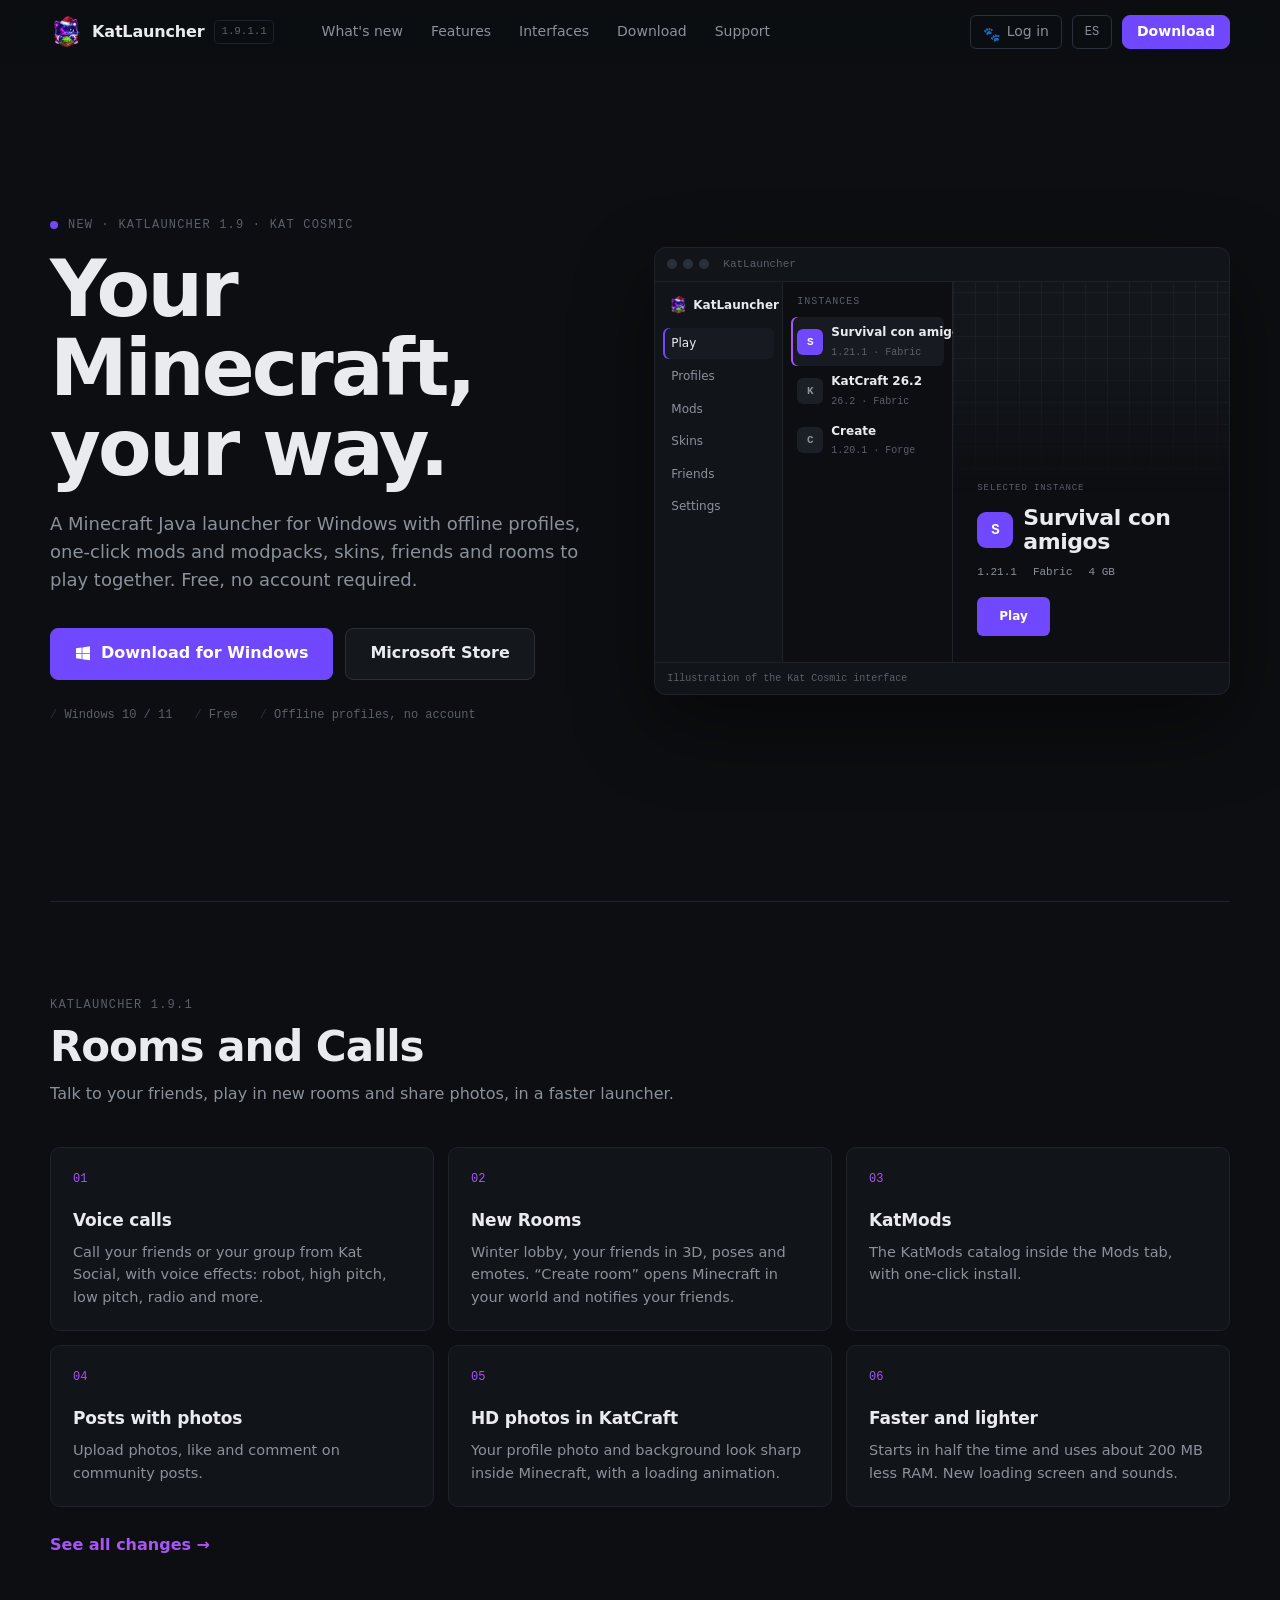
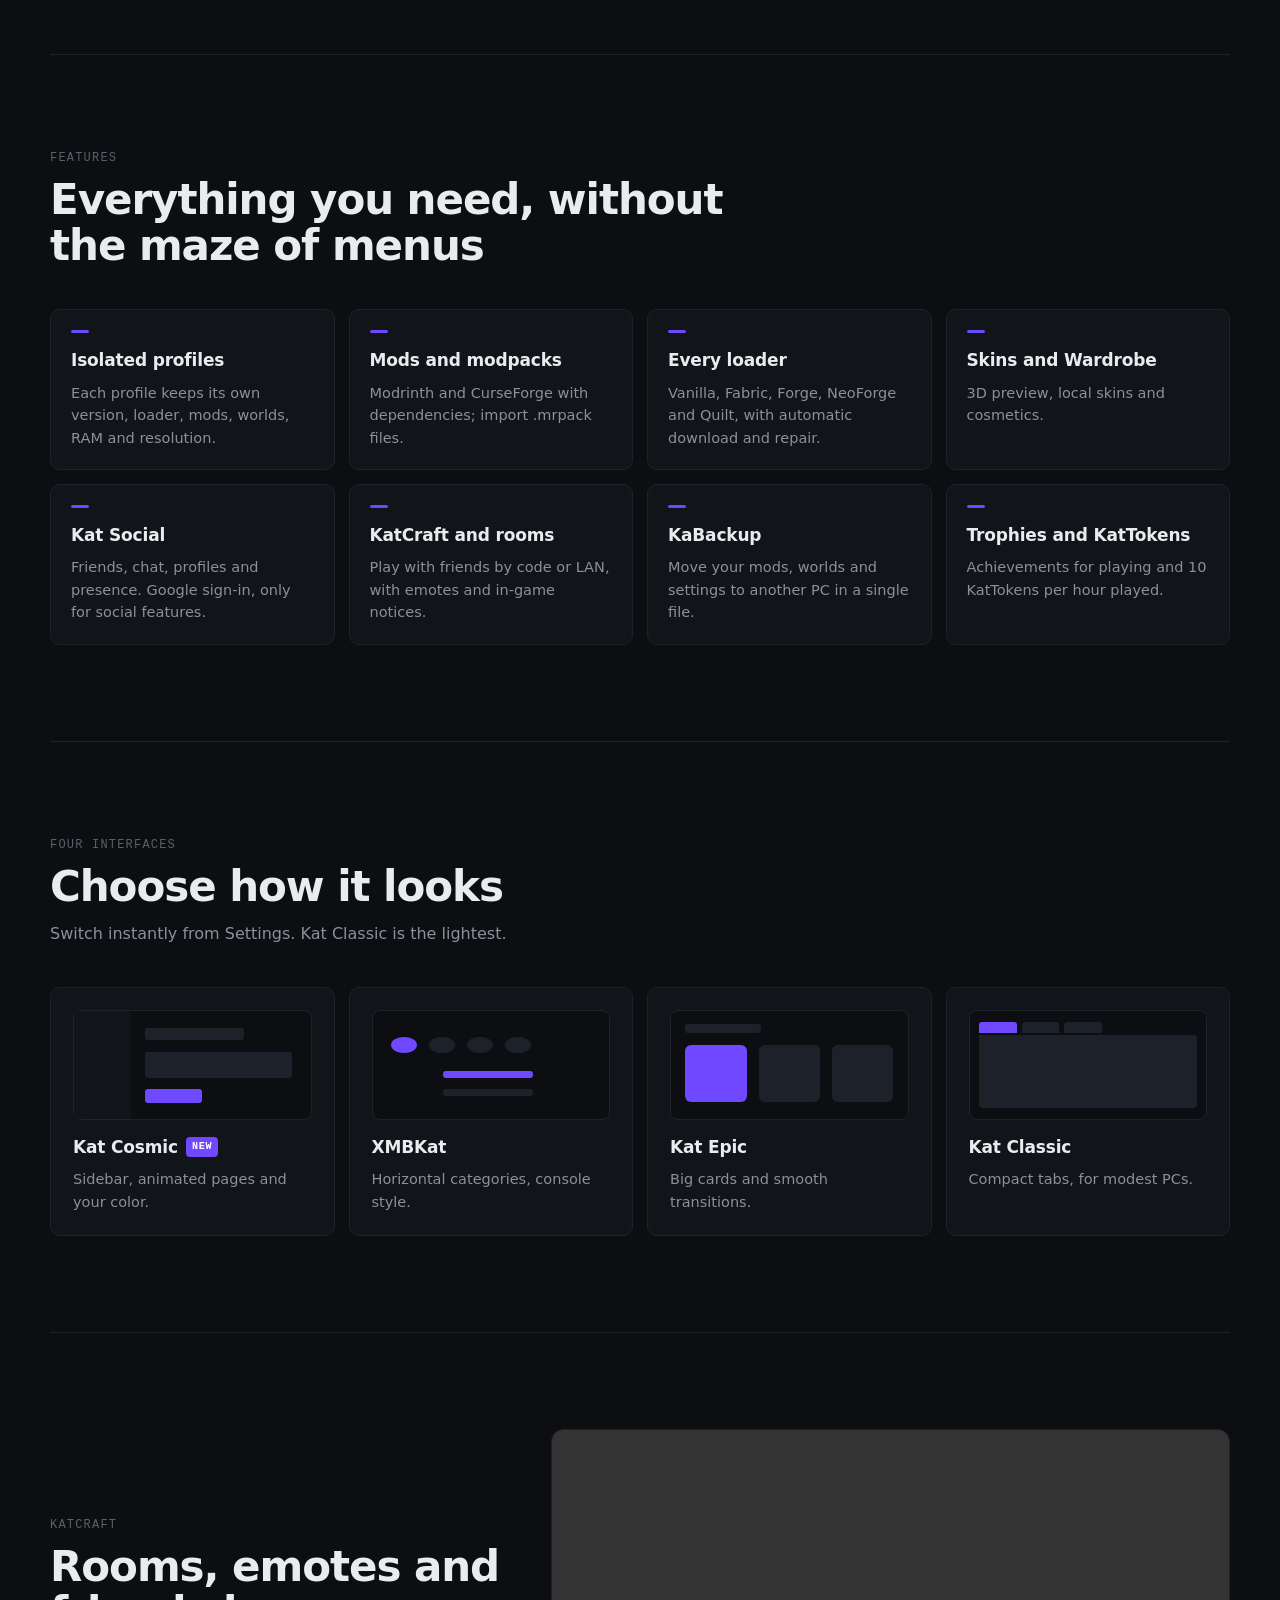
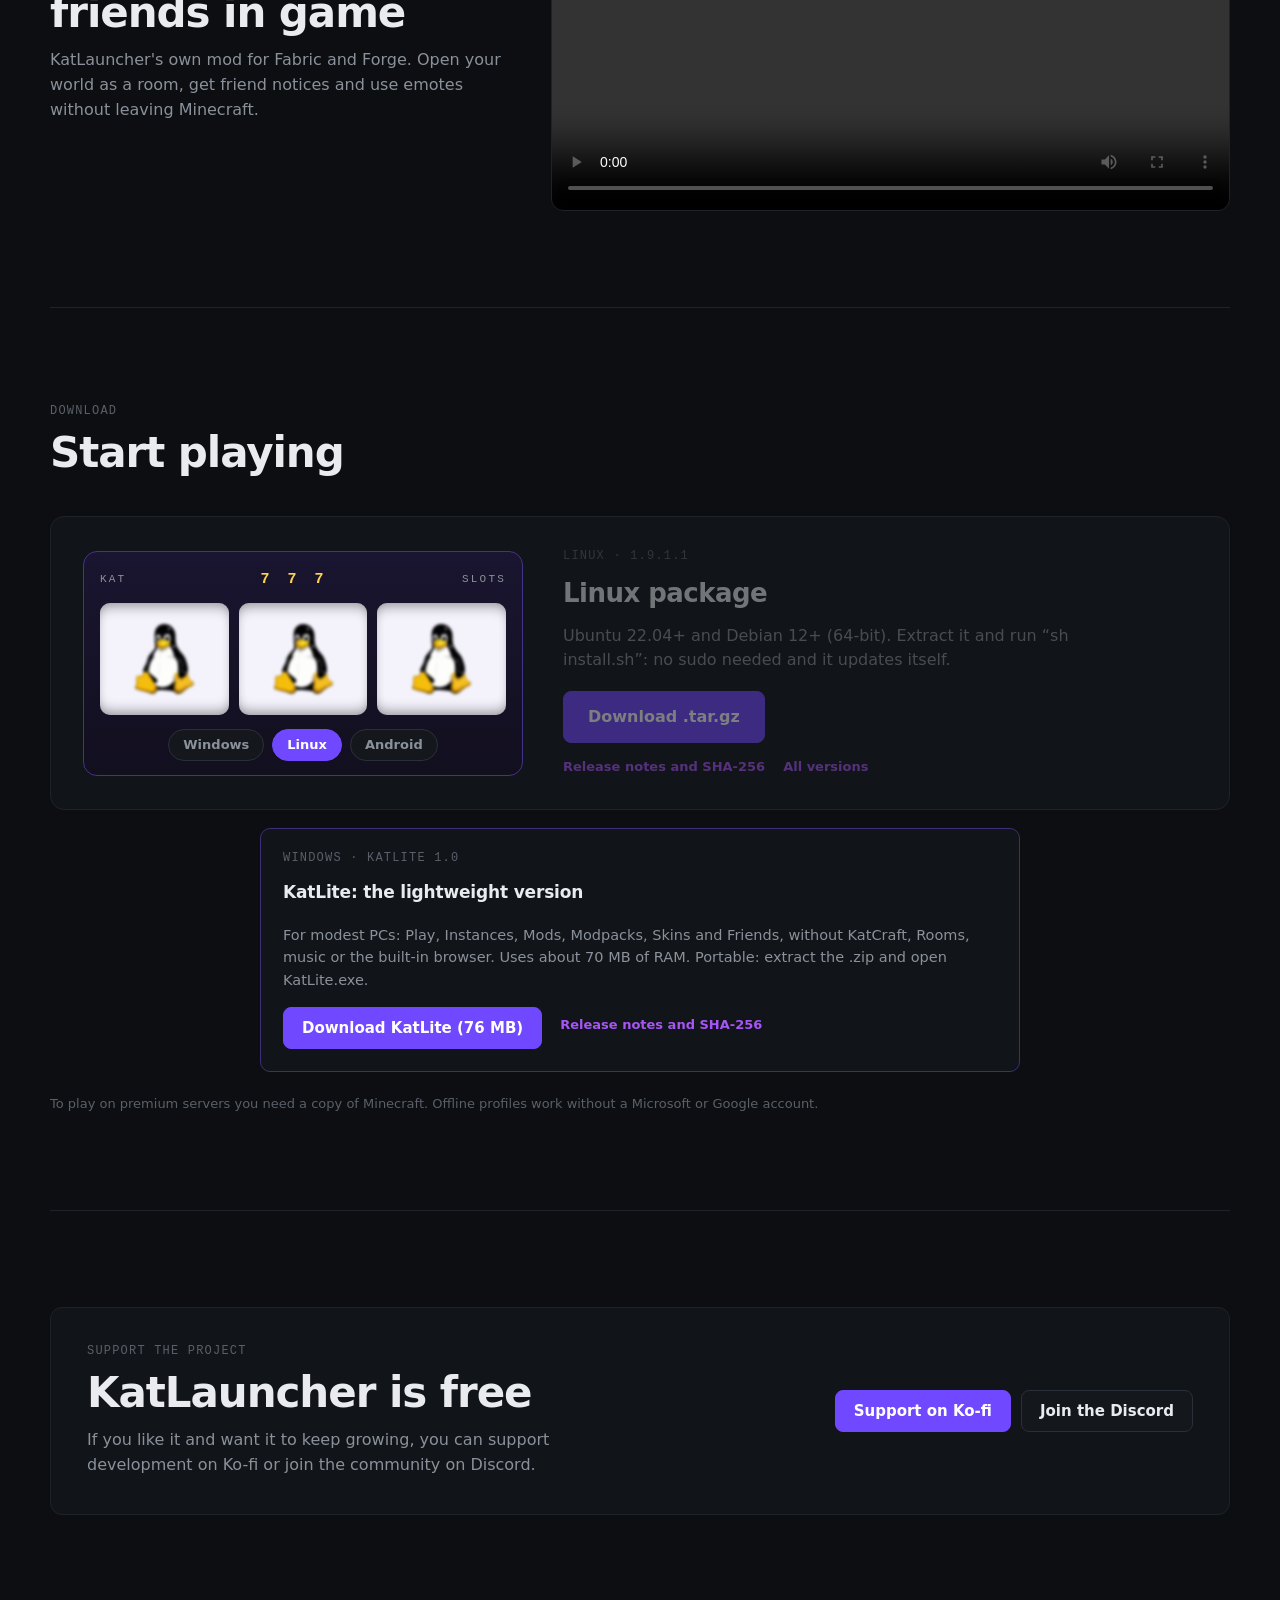
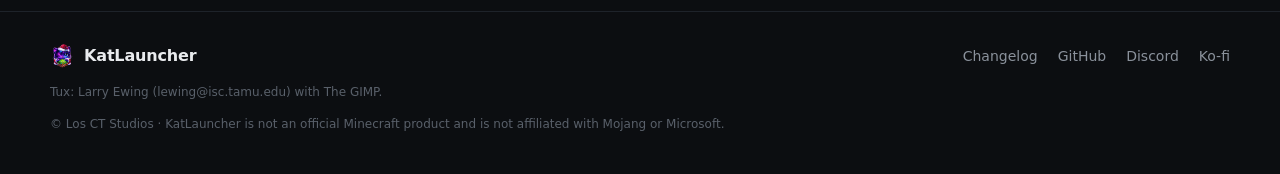
<file: docs/index.html>
<!doctype html>
<html lang="es">
<head>
<meta charset="utf-8">
<meta name="viewport" content="width=device-width, initial-scale=1">
<title>KatLauncher · Tu Minecraft, a tu manera</title>
<meta name="description" content="KatLauncher 1.9: launcher de Minecraft Java para Windows con perfiles offline, mods, modpacks, skins, Kat Social, KatCraft y la nueva interfaz Kat Cosmic.">
<meta property="og:title" content="KatLauncher 1.9 · Kat Cosmic">
<meta property="og:description" content="Perfiles offline, mods, modpacks, skins, amigos y salas. Gratis para Windows.">
<meta property="og:image" content="assets/kat-launcher-logo.png">
<meta name="theme-color" content="#0c0e11">
<link rel="icon" href="favicon.ico">
<link rel="stylesheet" href="site.css">
</head>
<body>
<a class="skip" href="#main" data-i18n="skip">Saltar al contenido</a>

<header class="top" id="top">
  <div class="wrap top-row">
    <a class="brand" href="#inicio">
      <img class="kat-logo" src="assets/kat-launcher-logo.png" alt="" width="32" height="32">
      <span>KatLauncher</span><span class="ver mono">1.9.1.1</span>
    </a>
    <nav class="nav" id="nav" aria-label="Principal">
      <a href="#novedades" data-i18n="nav-new">Novedades</a>
      <a href="#funciones" data-i18n="nav-features">Funciones</a>
      <a href="#interfaces" data-i18n="nav-ui">Interfaces</a>
      <a href="#descargar" data-i18n="nav-download">Descargar</a>
      <a href="#apoyar" data-i18n="nav-support">Apoyar</a>
    </nav>
    <div class="top-actions">
      <div class="auth-widget" id="authWidget" hidden></div>
      <button class="lang" id="lang" type="button" aria-label="Cambiar idioma / Change language">EN</button>
      <a class="btn primary small hide-sm" href="#descargar" data-i18n="nav-cta">Descargar</a>
      <button class="menu-btn" id="menuBtn" type="button" aria-label="Menú" aria-expanded="false"><span></span><span></span></button>
    </div>
  </div>
</header>

<main id="main">
  <!-- Portada -->
  <section class="hero wrap" id="inicio">
    <div class="hero-text">
      <div class="eyebrow reveal"><span class="dot"></span><span data-i18n="hero-eyebrow">Nuevo · KatLauncher 1.9 · Kat Cosmic</span></div>
      <h1 class="display reveal" data-i18n="hero-title">Tu Minecraft,<br>a tu manera.</h1>
      <p class="lead reveal" data-i18n="hero-lead">Un launcher de Minecraft Java para Windows con perfiles offline, mods y modpacks en un clic, skins, amigos y salas para jugar juntos. Gratis y sin cuenta obligatoria.</p>
      <div class="cta reveal">
        <a class="btn primary big" href="https://github.com/FerCT-oct/losctstudios-katstudios/releases/download/v1.9.1.1/KatLauncher-Setup-1.9.1.1.exe">
          <svg viewBox="0 0 16 16" aria-hidden="true"><path d="M1 2.3 6.6 1.5v5.4H1zm6.4-.9L15 .3v6.6H7.4zM1 7.7h5.6v5.4L1 12.3zm6.4 0H15v6.6l-7.6-1.1z"/></svg>
          <span data-i18n="hero-dl">Descargar para Windows</span>
        </a>
        <a class="btn big" href="https://apps.microsoft.com/detail/9PC3M6KB2LHJ" rel="noopener" data-i18n="hero-store">Microsoft Store</a>
      </div>
      <ul class="facts mono reveal">
        <li data-i18n="fact-1">Windows 10 / 11</li>
        <li data-i18n="fact-2">Gratis</li>
        <li data-i18n="fact-3">Perfiles offline sin cuenta</li>
      </ul>
    </div>

    <!-- Ilustración de Kat Cosmic hecha con HTML (no es una captura) -->
    <figure class="mock reveal" aria-label="Ilustración de la interfaz Kat Cosmic">
      <div class="mock-bar"><i></i><i></i><i></i><span class="mono">KatLauncher</span></div>
      <div class="mock-body">
        <aside class="mock-side">
          <div class="ms-brand"><img class="kat-logo" src="assets/kat-launcher-logo.png" alt=""><b>KatLauncher</b></div>
          <span class="on" data-i18n="m-play">Jugar</span><span data-i18n="m-profiles">Perfiles</span><span>Mods</span><span>Skins</span><span data-i18n="m-friends">Amigos</span><span data-i18n="m-settings">Configuración</span>
        </aside>
        <div class="mock-list">
          <div class="ml-title mono" data-i18n="m-instances">INSTANCIAS</div>
          <div class="ml-row on"><b>S</b><div><strong>Survival con amigos</strong><small class="mono">1.21.1 · Fabric</small></div></div>
          <div class="ml-row"><b>K</b><div><strong>KatCraft 26.2</strong><small class="mono">26.2 · Fabric</small></div></div>
          <div class="ml-row"><b>C</b><div><strong>Create</strong><small class="mono">1.20.1 · Forge</small></div></div>
        </div>
        <div class="mock-hero">
          <div class="mh-banner"></div>
          <div class="mono mh-eyebrow" data-i18n="m-selected">INSTANCIA SELECCIONADA</div>
          <div class="mh-title"><b class="mh-logo">S</b><span>Survival con amigos</span></div>
          <div class="mh-meta mono"><span>1.21.1</span><span>Fabric</span><span>4 GB</span></div>
          <div class="mh-play" data-i18n="m-play">Jugar</div>
        </div>
      </div>
      <figcaption class="mono" data-i18n="mock-caption">Ilustración de la interfaz Kat Cosmic</figcaption>
    </figure>
  </section>

  <!-- Novedades -->
  <section class="section wrap" id="novedades">
    <header class="sec-head reveal">
      <div class="eyebrow mono" data-i18n="new-eyebrow">KatLauncher 1.9.1</div>
      <h2 data-i18n="new-title">Salas y Llamadas</h2>
      <p class="muted" data-i18n="new-lead">Habla con tus amigos, juega en salas nuevas y comparte fotos, en un launcher más rápido.</p>
    </header>
    <div class="grid three">
      <article class="card reveal"><div class="num mono">01</div><h3 data-i18n="n1-t">Llamadas de voz</h3><p data-i18n="n1-d">Llama a tus amigos o a tu grupo desde Kat Social, con efectos de voz: robot, voz aguda, grave, radio y más.</p></article>
      <article class="card reveal"><div class="num mono">02</div><h3 data-i18n="n2-t">Salas nuevas</h3><p data-i18n="n2-d">Lobby con fondo de invierno, tus amigos en 3D, poses y emotes. «Crear sala» abre Minecraft en tu mundo y avisa a tus amigos.</p></article>
      <article class="card reveal"><div class="num mono">03</div><h3 data-i18n="n3-t">KatMods</h3><p data-i18n="n3-d">El catálogo de KatMods dentro de la pestaña Mods, con instalación en un clic.</p></article>
      <article class="card reveal"><div class="num mono">04</div><h3 data-i18n="n4-t">Publicaciones con fotos</h3><p data-i18n="n4-d">Sube fotos, da me gusta y comenta las publicaciones de la comunidad.</p></article>
      <article class="card reveal"><div class="num mono">05</div><h3 data-i18n="n5-t">Fotos HD en KatCraft</h3><p data-i18n="n5-d">Tu foto y fondo de perfil se ven nítidos dentro de Minecraft, con animación de carga.</p></article>
      <article class="card reveal"><div class="num mono">06</div><h3 data-i18n="n6-t">Más rápido y ligero</h3><p data-i18n="n6-d">Arranca en la mitad de tiempo y usa unos 200 MB menos de RAM. Pantalla de carga y sonidos nuevos.</p></article>
    </div>
    <p class="more reveal"><a class="link" href="changelog.html" data-i18n="new-more">Ver todas las novedades →</a></p>
  </section>

  <!-- Funciones -->
  <section class="section wrap" id="funciones">
    <header class="sec-head reveal">
      <div class="eyebrow mono" data-i18n="feat-eyebrow">Funciones</div>
      <h2 data-i18n="feat-title">Todo lo que necesitas, sin el menú laberinto</h2>
    </header>
    <div class="grid four features">
      <article class="feat reveal"><h3 data-i18n="f1-t">Perfiles aislados</h3><p data-i18n="f1-d">Cada perfil guarda su versión, loader, mods, mundos, RAM y resolución.</p></article>
      <article class="feat reveal"><h3 data-i18n="f2-t">Mods y modpacks</h3><p data-i18n="f2-d">Modrinth y CurseForge con dependencias; importa archivos .mrpack.</p></article>
      <article class="feat reveal"><h3 data-i18n="f3-t">Todos los loaders</h3><p data-i18n="f3-d">Vanilla, Fabric, Forge, NeoForge y Quilt, con descarga y reparación automática.</p></article>
      <article class="feat reveal"><h3 data-i18n="f4-t">Skins y Wardrobe</h3><p data-i18n="f4-d">Vista 3D, skins locales y cosméticos.</p></article>
      <article class="feat reveal"><h3>Kat Social</h3><p data-i18n="f5-d">Amigos, chat, perfiles y presencia. Inicio con Google, solo para lo social.</p></article>
      <article class="feat reveal"><h3 data-i18n="f6-t">KatCraft y salas</h3><p data-i18n="f6-d">Juega con amigos por código o en LAN, con emotes y avisos dentro del juego.</p></article>
      <article class="feat reveal"><h3>KaBackup</h3><p data-i18n="f7-d">Lleva tus mods, mundos y ajustes a otra PC en un solo archivo.</p></article>
      <article class="feat reveal"><h3 data-i18n="f8-t">Trofeos y KatTokens</h3><p data-i18n="f8-d">Logros por jugar y 10 KatTokens por hora de partida.</p></article>
    </div>
  </section>

  <!-- Interfaces -->
  <section class="section wrap" id="interfaces">
    <header class="sec-head reveal">
      <div class="eyebrow mono" data-i18n="ui-eyebrow">Cuatro interfaces</div>
      <h2 data-i18n="ui-title">Elige cómo se ve</h2>
      <p class="muted" data-i18n="ui-lead">Se cambia al instante desde Configuración. Kat Classic es la más ligera.</p>
    </header>
    <div class="grid four">
      <article class="ui reveal"><div class="mini m-cosmic"><i class="s"></i><i class="h"></i><i class="c"></i><i class="b a"></i></div><h3>Kat Cosmic <span class="tag mono" data-i18n="tag-new">Nueva</span></h3><p data-i18n="ui1">Barra lateral, páginas animadas y tu color.</p></article>
      <article class="ui reveal"><div class="mini m-xmb"><i class="r a" style="left:8%"></i><i class="r" style="left:24%"></i><i class="r" style="left:40%"></i><i class="r" style="left:56%"></i><i class="l a" style="top:56%"></i><i class="l" style="top:72%"></i></div><h3>XMBKat</h3><p data-i18n="ui2">Categorías horizontales, estilo consola.</p></article>
      <article class="ui reveal"><div class="mini m-epic"><i class="t"></i><i class="k a" style="left:6%"></i><i class="k" style="left:37%"></i><i class="k" style="left:68%"></i></div><h3>Kat Epic</h3><p data-i18n="ui3">Tarjetas grandes y transiciones suaves.</p></article>
      <article class="ui reveal"><div class="mini m-classic"><i class="tab a" style="left:4%"></i><i class="tab" style="left:22%"></i><i class="tab" style="left:40%"></i><i class="p"></i></div><h3>Kat Classic</h3><p data-i18n="ui4">Pestañas compactas, para PCs modestos.</p></article>
    </div>
  </section>

  <!-- KatCraft en vídeo -->
  <section class="section wrap media" id="katcraft">
    <div class="media-text reveal">
      <div class="eyebrow mono">KatCraft</div>
      <h2 data-i18n="kc-title">Salas, emotes y amigos dentro del juego</h2>
      <p class="muted" data-i18n="kc-lead">El mod propio de KatLauncher para Fabric y Forge. Abre tu mundo como sala, recibe avisos de amigos y usa emotes sin salir de Minecraft.</p>
    </div>
    <div class="video reveal">
      <video src="assets/katcraft-demo.mp4" controls preload="metadata" playsinline></video>
    </div>
  </section>

  <!-- Descargar -->
  <section class="section wrap" id="descargar">
    <header class="sec-head reveal">
      <div class="eyebrow mono" data-i18n="dl-eyebrow">Descargar</div>
      <h2 data-i18n="dl-title">Empieza a jugar</h2>
    </header>
    <svg width="0" height="0" style="position:absolute" aria-hidden="true">
      <symbol id="os-windows" viewBox="0 0 88 88"><path fill="#0078d4" d="M0 0h41.6v41.6H0zM46.4 0H88v41.6H46.4zM0 46.4h41.6V88H0zM46.4 46.4H88V88H46.4z"/></symbol>
      <symbol id="os-mac" viewBox="0 0 88 88"><defs><clipPath id="finderClip"><rect x="4" y="4" width="80" height="80" rx="18"/></clipPath></defs><g clip-path="url(#finderClip)"><rect x="4" y="4" width="80" height="80" fill="#e9f3ff"/><path fill="#1e8cf0" d="M4 4h44c-5 12-8 24-8 36 0 3 0 6 1 9h-6c0 10 2 22 6 35H4z"/></g><rect x="4" y="4" width="80" height="80" rx="18" fill="none" stroke="#0b5cad" stroke-width="2"/><path d="M27 30v9M61 30v9" stroke="#14181d" stroke-width="4.5" stroke-linecap="round"/><path d="M24 70c12-10 28-10 40 0" fill="none" stroke="#14181d" stroke-width="4" stroke-linecap="round"/><path d="M23 45c-2 4-2 7 1 8s4-2 3-5z" fill="#5fb4ff"/></symbol>
      <symbol id="os-ios" viewBox="0 0 88 88"><rect x="24" y="4" width="40" height="80" rx="9" fill="#22262c" stroke="#9aa1ab" stroke-width="3"/><rect x="38" y="9" width="12" height="3.5" rx="1.75" fill="#9aa1ab"/><circle cx="37" cy="40" r="3.2" fill="#9aa1ab"/><circle cx="51" cy="40" r="3.2" fill="#9aa1ab"/><path d="M36 56c5-5 11-5 16 0" fill="none" stroke="#9aa1ab" stroke-width="3.2" stroke-linecap="round"/><path d="M35 46c-1 3-1 5 1 6s3-1 3-3z" fill="#5fb4ff"/></symbol>
      <symbol id="os-android" viewBox="0 0 88 60"><path fill="#3ddc84" d="M4 56C5 34 22 17 44 17s39 17 40 39z"/><path stroke="#3ddc84" stroke-width="4" stroke-linecap="round" d="M23 22 12 4M65 22 76 4"/><circle cx="27" cy="40" r="4" fill="#0c0e11"/><circle cx="61" cy="40" r="4" fill="#0c0e11"/></symbol>
    </svg>
    <div class="slot reveal" id="slot">
      <div class="slot-machine">
        <div class="slot-top mono"><span>KAT</span><b id="slotBanner">7 7 7</b><span>SLOTS</span></div>
        <div class="slot-reels" aria-hidden="true">
          <div class="reel"><div class="strip"></div></div>
          <div class="reel"><div class="strip"></div></div>
          <div class="reel"><div class="strip"></div></div>
        </div>
        <div class="slot-pick" role="group" aria-label="Sistema">
          <button type="button" class="chip" data-os="windows">Windows</button>
          <button type="button" class="chip" data-os="linux">Linux</button>
          <button type="button" class="chip" data-os="android">Android</button>
        </div>
      </div>
      <div class="slot-info" aria-live="polite">
        <div class="eyebrow mono" id="dlEyebrow">Windows · 1.9.1.1</div>
        <h3 id="dlTitle">Instalador para Windows</h3>
        <p id="dlDesc">Windows 10 y 11 (64 bits). Instala sobre la versión anterior: tus perfiles y mundos se conservan.</p>
        <a class="btn primary big" id="dlBtn" href="https://github.com/FerCT-oct/losctstudios-katstudios/releases/download/v1.9.1.1/KatLauncher-Setup-1.9.1.1.exe">Descargar instalador</a>
        <div class="dl-extra" id="dlExtra"><a class="link small" href="https://apps.microsoft.com/detail/9PC3M6KB2LHJ" rel="noopener">Microsoft Store</a><a class="link small" href="https://github.com/FerCT-oct/losctstudios-katstudios/releases">Todas las versiones</a></div>
      </div>
    </div>
    <article class="dl lite reveal" id="katlite">
      <div class="eyebrow mono">Windows · KatLite 1.0</div>
      <h3 data-i18n="dl-lite-t">KatLite: la versión ligera</h3>
      <p data-i18n="dl-lite-d">Para PCs modestas: Jugar, Instancias, Mods, Modpacks, Skins y Amigos, sin KatCraft, Salas, música ni navegador interno. Usa unos 70 MB de RAM. Portable: descomprime el .zip y abre KatLite.exe.</p>
      <div class="lite-row"><a class="btn primary" href="https://github.com/FerCT-oct/losctstudios-katstudios/releases/download/katlite-v1.0.0/KatLite-1.0.0-windows-x64.zip" data-i18n="dl-lite-btn">Descargar KatLite (76 MB)</a><a class="link small" href="https://github.com/FerCT-oct/losctstudios-katstudios/releases/tag/katlite-v1.0.0" data-i18n="dl-lite-notes">Novedades y SHA-256</a></div>
    </article>
    <p class="note reveal" data-i18n="dl-note">Para jugar en servidores premium necesitas una copia de Minecraft. Los perfiles offline funcionan sin cuenta de Microsoft ni de Google.</p>
  </section>

  <!-- Apoyar -->
  <section class="section wrap" id="apoyar">
    <div class="support reveal">
      <div>
        <div class="eyebrow mono" data-i18n="sup-eyebrow">Apoya el proyecto</div>
        <h2 data-i18n="sup-title">KatLauncher es gratis</h2>
        <p class="muted" data-i18n="sup-lead">Si te gusta y quieres que siga creciendo, puedes apoyar su desarrollo en Ko-fi o sumarte a la comunidad en Discord.</p>
      </div>
      <div class="support-actions">
        <a class="btn primary" href="https://ko-fi.com/katlauncher" rel="noopener" data-i18n="sup-kofi">Apoyar en Ko-fi</a>
        <a class="btn" href="https://discord.gg/HqFqWEC8tR" rel="noopener" data-i18n="sup-discord">Entrar al Discord</a>
      </div>
    </div>
  </section>
</main>

<footer class="foot">
  <div class="wrap foot-row">
    <div class="brand"><img class="kat-logo" src="assets/kat-launcher-logo.png" alt="" width="24" height="24"><span>KatLauncher</span></div>
    <nav class="foot-links" aria-label="Pie">
      <a href="changelog.html" data-i18n="ft-changelog">Novedades</a>
      <a href="https://github.com/FerCT-oct/losctstudios-katstudios/releases">GitHub</a>
      <a href="https://discord.gg/HqFqWEC8tR">Discord</a>
      <a href="https://ko-fi.com/katlauncher">Ko-fi</a>
    </nav>
    <p class="fine" data-i18n="ft-tux">Tux: Larry Ewing (lewing@isc.tamu.edu) con The GIMP.</p>
    <p class="fine" data-i18n="ft-legal">© Los CT Studios · KatLauncher no es un producto oficial de Minecraft ni está afiliado a Mojang o Microsoft.</p>
  </div>
</footer>

<script src="assets/vendor/supabase.min.js"></script>
<script src="site.js"></script>
<script src="slot.js"></script>
<script src="auth.js"></script>
</body>
</html>
</file>
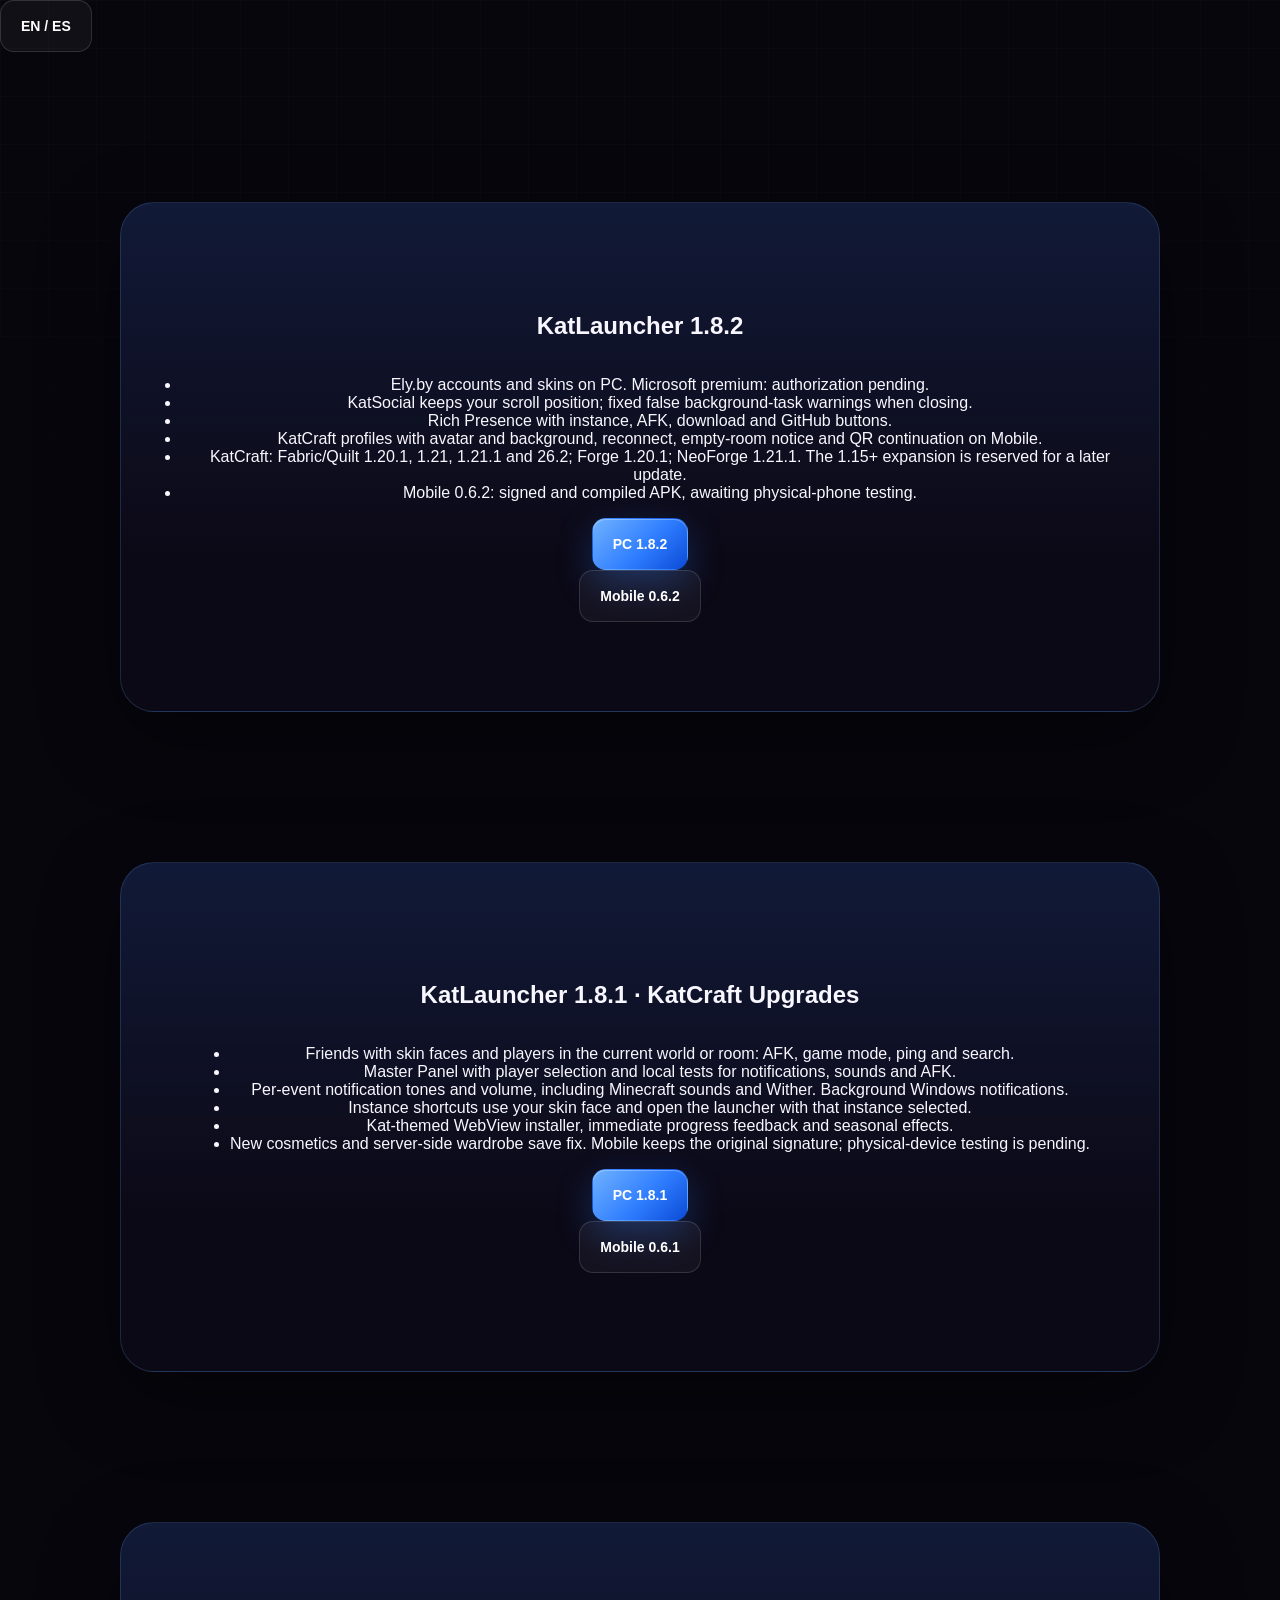
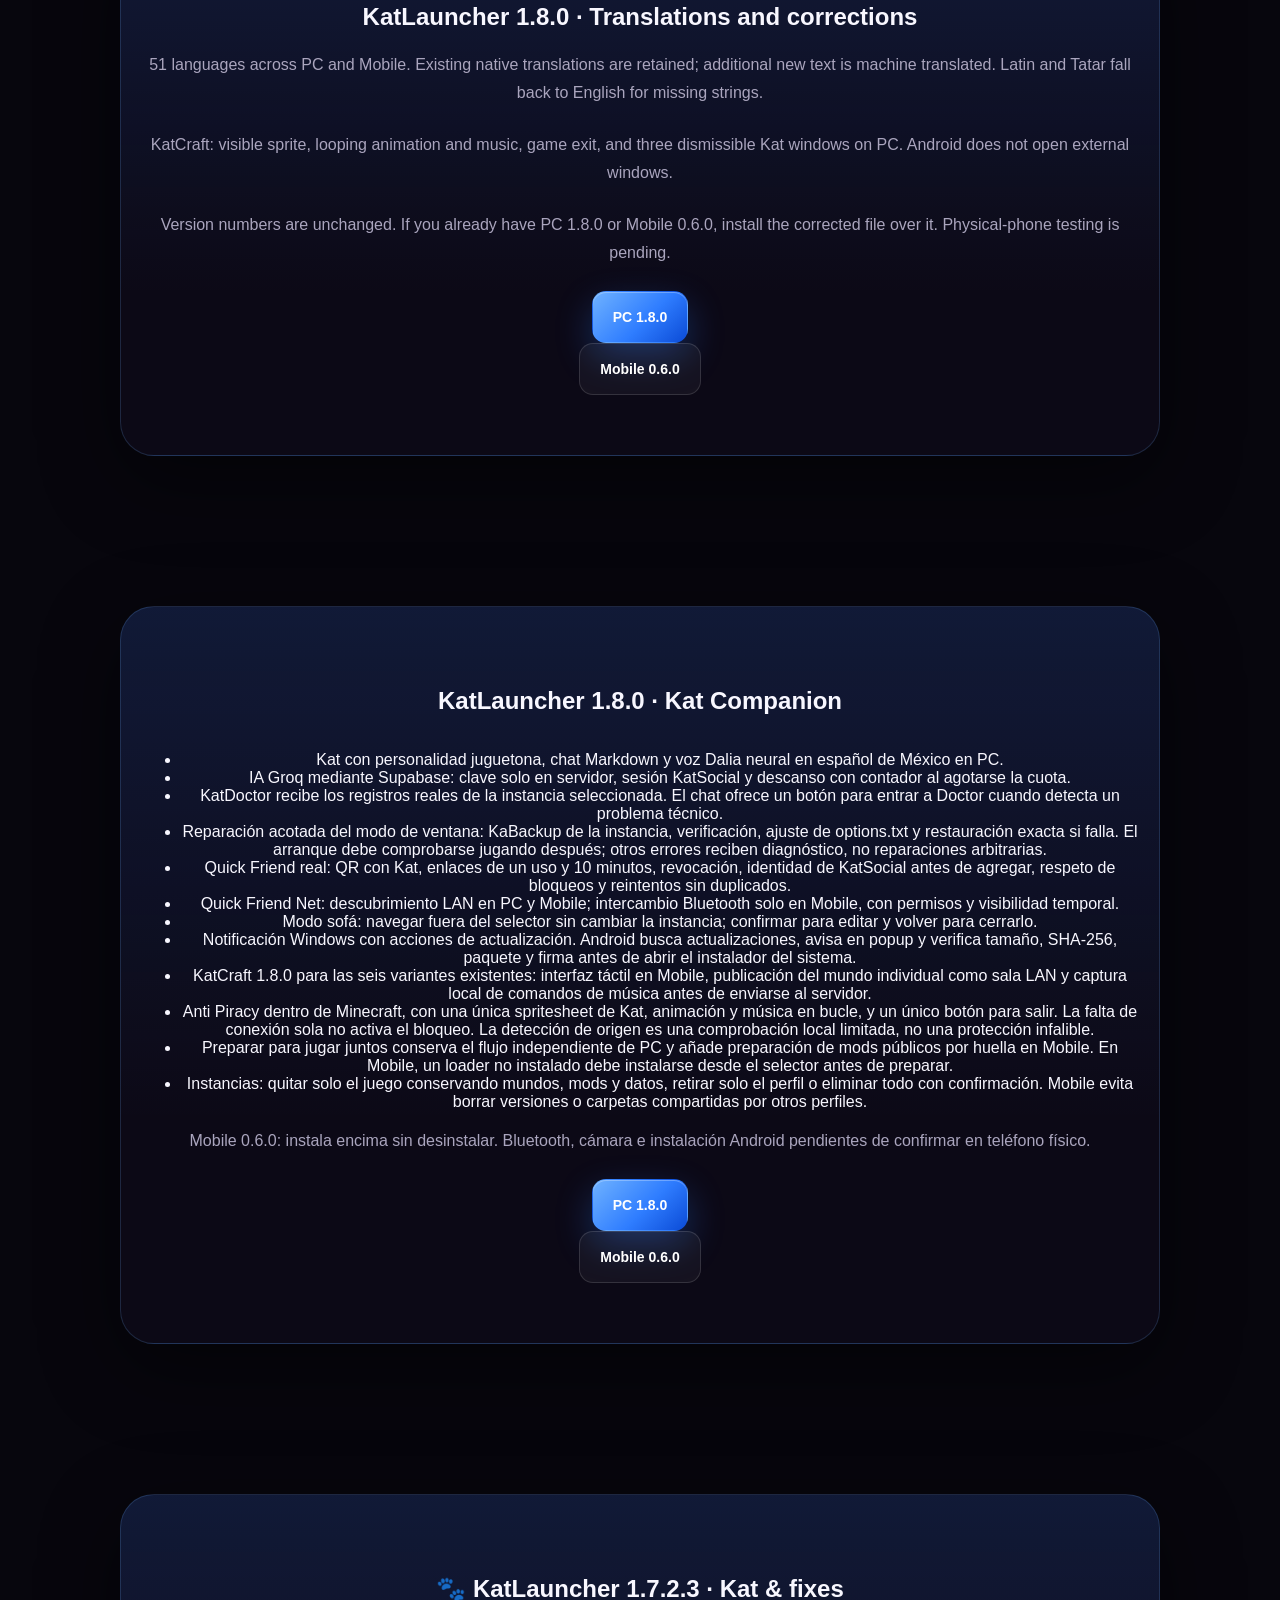
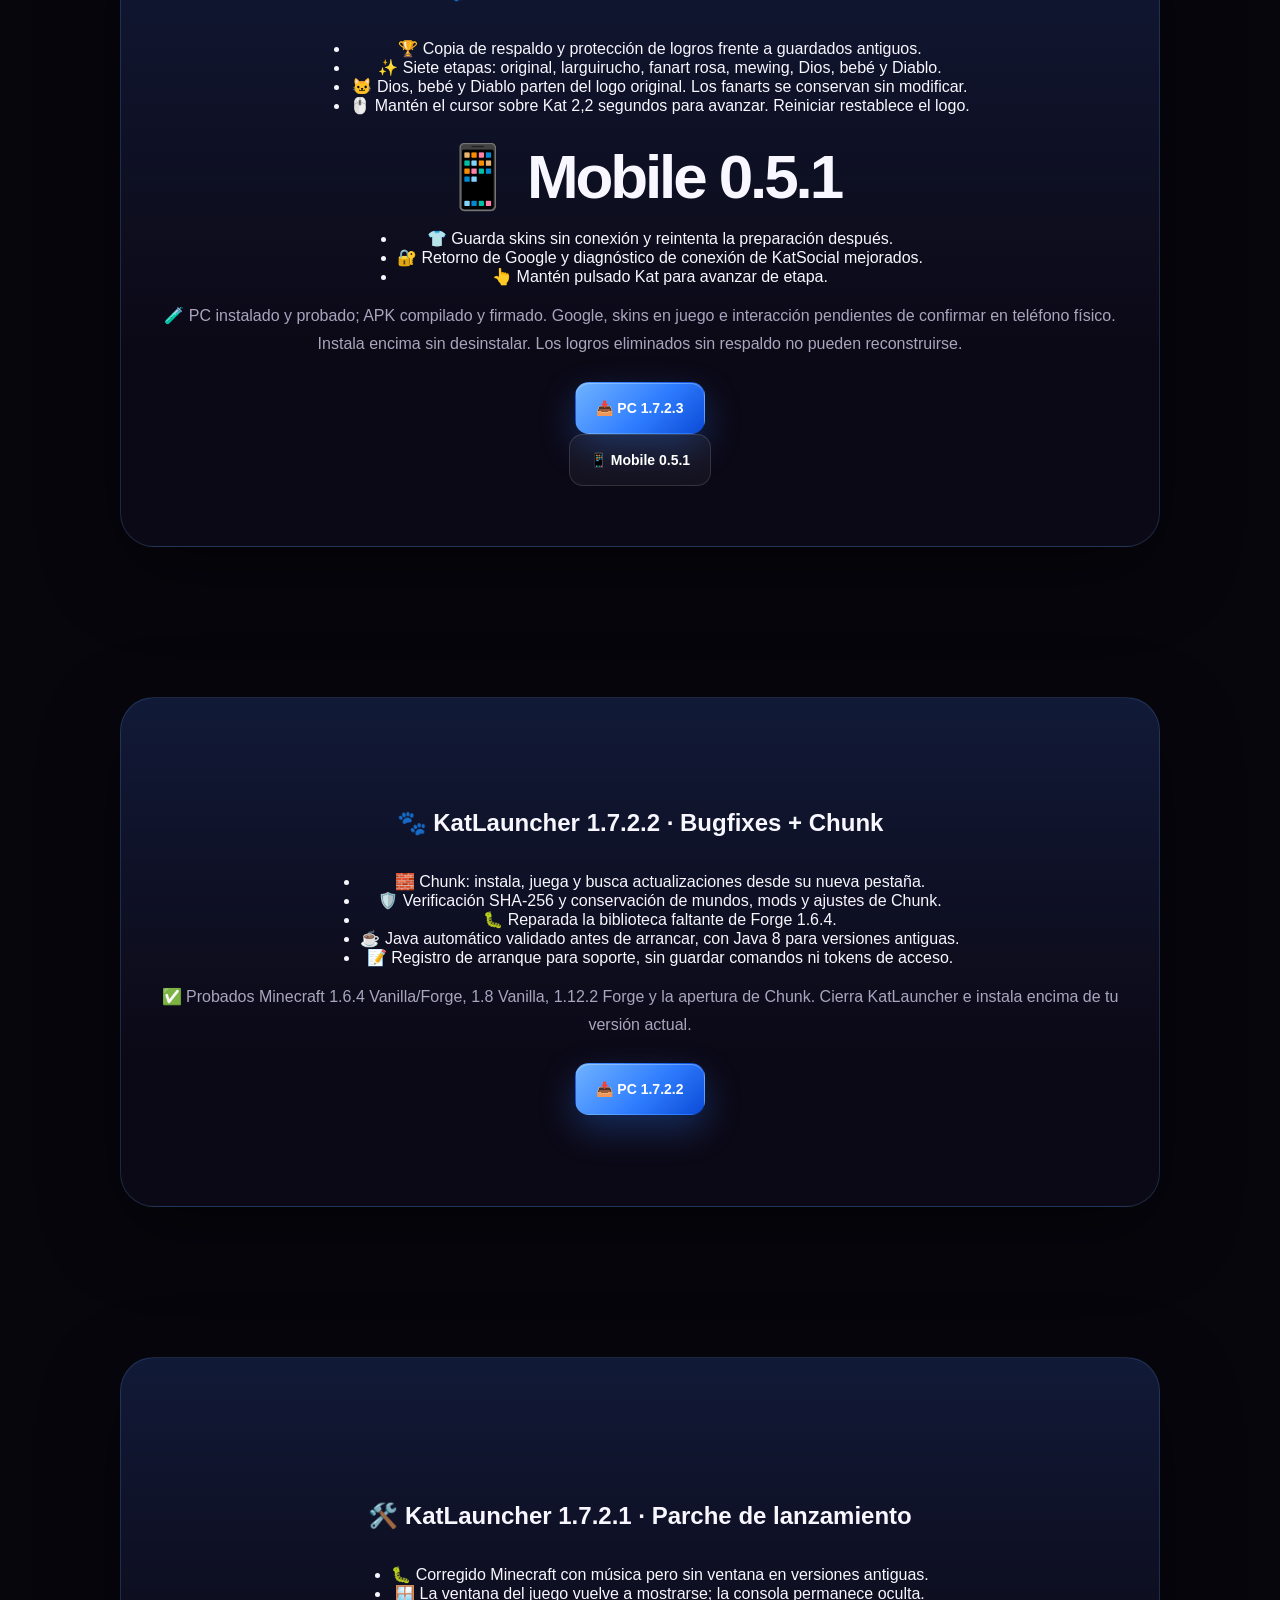
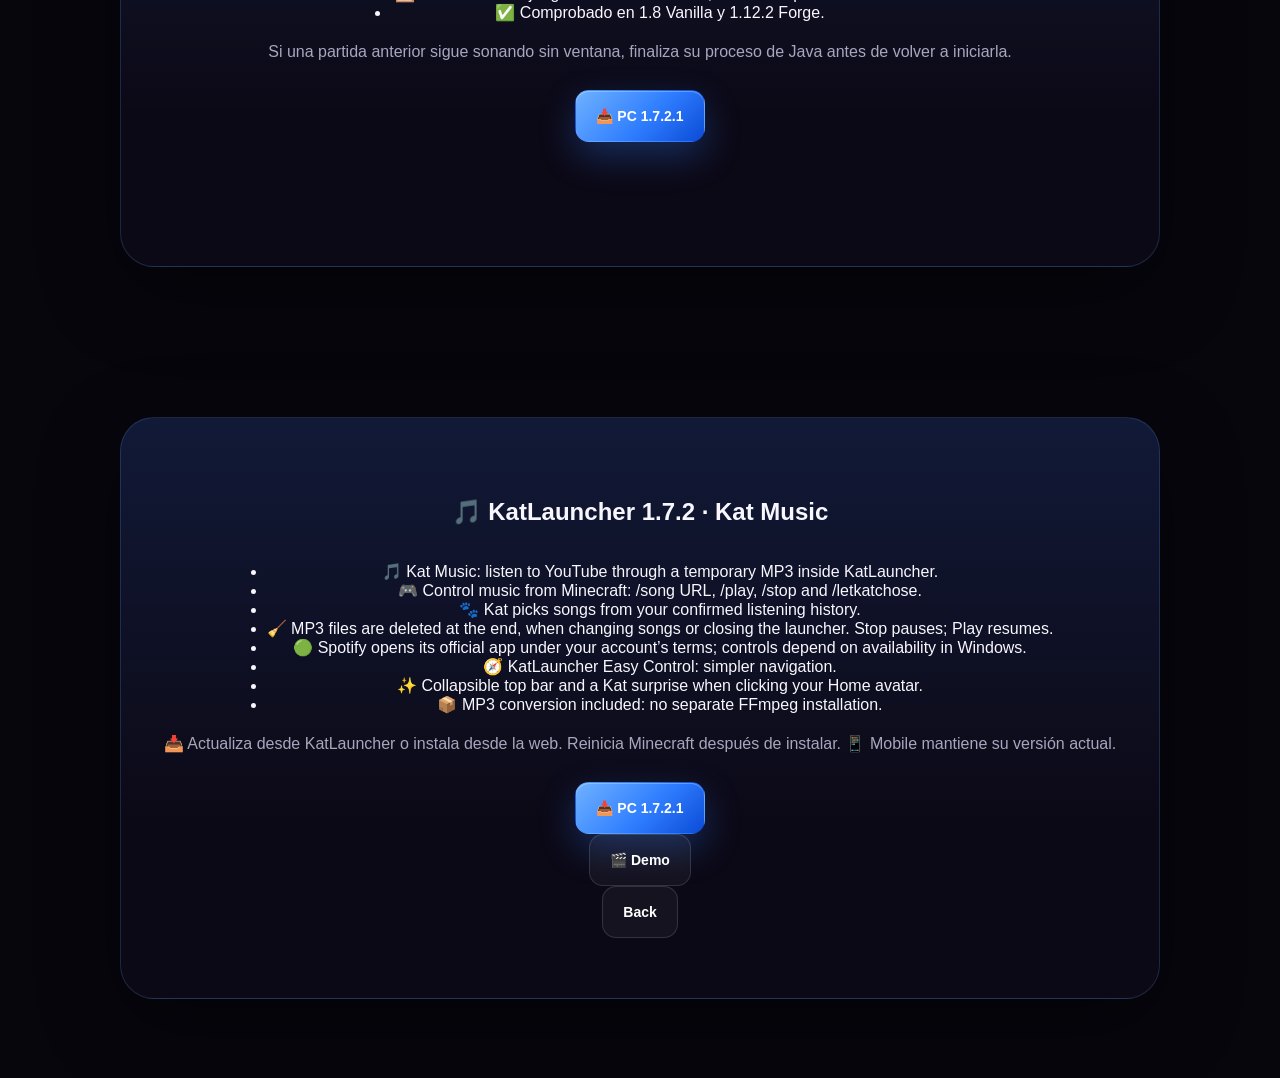
<file: docs/changelog.html>
<!doctype html><html lang="es"><head><meta charset="utf-8"><meta name="viewport" content="width=device-width,initial-scale=1"><title>KatLauncher 1.8.1 · KatCraft Upgrades</title><link rel="stylesheet" href="styles.css"><link rel="icon" href="favicon.ico"></head><body><button id="langToggleBtn" class="button secondary">EN / ES</button><main><section id="release182" class="download-section"><h1 data-i18n="r182-title">KatLauncher 1.8.2</h1><ul><li data-i18n="r182-accounts">Cuentas Ely.by y skin en PC. Microsoft premium: autorización pendiente.</li><li data-i18n="r182-social">KatSocial conserva el scroll; cierre sin alertas falsas por tareas en segundo plano.</li><li data-i18n="r182-presence">Rich Presence con instancia, AFK y botones de descarga y GitHub.</li><li data-i18n="r182-craft">Perfiles KatCraft con foto y fondo, reconexión, aviso de sala vacía y continuación en Mobile por QR.</li><li data-i18n="r182-compat">KatCraft: Fabric/Quilt 1.20.1, 1.21, 1.21.1 y 26.2; Forge 1.20.1; NeoForge 1.21.1. La ampliación desde 1.15 queda para otra actualización.</li><li data-i18n="r182-limit">Mobile 0.6.2: APK firmado y compilado, pendiente de prueba en teléfono físico.</li></ul><a class="button primary" href="https://github.com/FerCT-oct/losctstudios-katstudios/releases/download/v1.8.2/KatLauncher-Setup-1.8.2.exe">PC 1.8.2</a> <a class="button secondary" href="https://github.com/FerCT-oct/losctstudios-katstudios/releases/download/mobile-v0.6.2/KatLauncher-Mobile-0.6.2-compact.apk">Mobile 0.6.2</a></section><section id="release181" class="download-section"><h1 data-i18n="r181-title">KatLauncher 1.8.1 · KatCraft Upgrades</h1><ul><li data-i18n="r181-friends">Amigos con caras de skins y jugadores del mundo o sala: AFK, modo, ping y búsqueda.</li><li data-i18n="r181-master">Panel Maestro con selector de jugadores y pruebas locales de toasts, tonos y AFK.</li><li data-i18n="r181-tones">Toasts con volumen y tonos por evento, incluidos sonidos de Minecraft y Wither. Avisos de Windows en segundo plano.</li><li data-i18n="r181-shortcuts">Accesos directos de instancias con la cara de tu skin; abren el launcher seleccionando esa instancia.</li><li data-i18n="r181-installer">Instalador WebView con estilo Kat, progreso inmediato y efectos de temporada.</li><li data-i18n="r181-fix">Nuevos cosméticos y guardado del vestidor corregido en el servidor. Mobile conserva la firma original; prueba física pendiente.</li></ul><a class="button primary" href="https://github.com/FerCT-oct/losctstudios-katstudios/releases/download/v1.8.1/KatLauncher-Setup-1.8.1.exe">PC 1.8.1</a> <a class="button secondary" href="https://github.com/FerCT-oct/losctstudios-katstudios/releases/download/mobile-v0.6.1/KatLauncher-Mobile-0.6.1.apk">Mobile 0.6.1</a></section><section id="release180-correction" class="download-section"><h1 data-i18n="r2-title">KatLauncher 1.8.0 · Traducciones y correcciones</h1><p data-i18n="r2-languages">Selector de 51 idiomas en PC y Mobile. Base nativa conservada y textos nuevos adicionales traducidos automáticamente; latín y tártaro usan inglés donde falten traducciones.</p><p data-i18n="r2-animation">KatCraft: sprite visible, animación y música en bucle, salida del juego y tres ventanas de Kat cerrables en PC. No se abren ventanas externas en Android.</p><p data-i18n="r2-install">Se conserva la versión. Si ya tienes PC 1.8.0 o Mobile 0.6.0, instala el archivo corregido encima. Pruebas en teléfono físico pendientes.</p><a class="button primary" href="https://github.com/FerCT-oct/losctstudios-katstudios/releases/download/v1.8.0/KatLauncher-Setup-1.8.0-r2.exe">PC 1.8.0</a> <a class="button secondary" href="https://github.com/FerCT-oct/losctstudios-katstudios/releases/download/mobile-v0.6.0/KatLauncher-Mobile-0.6.0-r2.apk">Mobile 0.6.0</a></section><section id="release180" class="download-section"><h1>KatLauncher 1.8.0 · Kat Companion</h1><ul><li>Kat con personalidad juguetona, chat Markdown y voz Dalia neural en español de México en PC.</li><li>IA Groq mediante Supabase: clave solo en servidor, sesión KatSocial y descanso con contador al agotarse la cuota.</li><li>KatDoctor recibe los registros reales de la instancia seleccionada. El chat ofrece un botón para entrar a Doctor cuando detecta un problema técnico.</li><li>Reparación acotada del modo de ventana: KaBackup de la instancia, verificación, ajuste de options.txt y restauración exacta si falla. El arranque debe comprobarse jugando después; otros errores reciben diagnóstico, no reparaciones arbitrarias.</li><li>Quick Friend real: QR con Kat, enlaces de un uso y 10 minutos, revocación, identidad de KatSocial antes de agregar, respeto de bloqueos y reintentos sin duplicados.</li><li>Quick Friend Net: descubrimiento LAN en PC y Mobile; intercambio Bluetooth solo en Mobile, con permisos y visibilidad temporal.</li><li>Modo sofá: navegar fuera del selector sin cambiar la instancia; confirmar para editar y volver para cerrarlo.</li><li>Notificación Windows con acciones de actualización. Android busca actualizaciones, avisa en popup y verifica tamaño, SHA-256, paquete y firma antes de abrir el instalador del sistema.</li><li>KatCraft 1.8.0 para las seis variantes existentes: interfaz táctil en Mobile, publicación del mundo individual como sala LAN y captura local de comandos de música antes de enviarse al servidor.</li><li>Anti Piracy dentro de Minecraft, con una única spritesheet de Kat, animación y música en bucle, y un único botón para salir. La falta de conexión sola no activa el bloqueo. La detección de origen es una comprobación local limitada, no una protección infalible.</li><li>Preparar para jugar juntos conserva el flujo independiente de PC y añade preparación de mods públicos por huella en Mobile. En Mobile, un loader no instalado debe instalarse desde el selector antes de preparar.</li><li>Instancias: quitar solo el juego conservando mundos, mods y datos, retirar solo el perfil o eliminar todo con confirmación. Mobile evita borrar versiones o carpetas compartidas por otros perfiles.</li></ul><p>Mobile 0.6.0: instala encima sin desinstalar. Bluetooth, cámara e instalación Android pendientes de confirmar en teléfono físico.</p><a class="button primary" href="https://github.com/FerCT-oct/losctstudios-katstudios/releases/download/v1.8.0/KatLauncher-Setup-1.8.0-r2.exe">PC 1.8.0</a> <a class="button secondary" href="https://github.com/FerCT-oct/losctstudios-katstudios/releases/download/mobile-v0.6.0/KatLauncher-Mobile-0.6.0-r2.apk">Mobile 0.6.0</a></section><section id="release1723" class="download-section"><h1>🐾 KatLauncher 1.7.2.3 · Kat & fixes</h1><ul><li>🏆 Copia de respaldo y protección de logros frente a guardados antiguos.</li><li>✨ Siete etapas: original, larguirucho, fanart rosa, mewing, Dios, bebé y Diablo.</li><li>🐱 Dios, bebé y Diablo parten del logo original. Los fanarts se conservan sin modificar.</li><li>🖱️ Mantén el cursor sobre Kat 2,2 segundos para avanzar. Reiniciar restablece el logo.</li></ul><h2>📱 Mobile 0.5.1</h2><ul><li>👕 Guarda skins sin conexión y reintenta la preparación después.</li><li>🔐 Retorno de Google y diagnóstico de conexión de KatSocial mejorados.</li><li>👆 Mantén pulsado Kat para avanzar de etapa.</li></ul><p>🧪 PC instalado y probado; APK compilado y firmado. Google, skins en juego e interacción pendientes de confirmar en teléfono físico. Instala encima sin desinstalar. Los logros eliminados sin respaldo no pueden reconstruirse.</p><a class="button primary" href="https://github.com/FerCT-oct/losctstudios-katstudios/releases/download/v1.7.2.3/KatLauncher-Setup-1.7.2.3.exe">📥 PC 1.7.2.3</a> <a class="button secondary" href="https://github.com/FerCT-oct/losctstudios-katstudios/releases/download/mobile-v0.5.1/KatLauncher-Mobile-0.5.1.apk">📱 Mobile 0.5.1</a></section><section class="download-section"><h1>🐾 KatLauncher 1.7.2.2 · Bugfixes + Chunk</h1><ul><li>🧱 Chunk: instala, juega y busca actualizaciones desde su nueva pestaña.</li><li>🛡️ Verificación SHA-256 y conservación de mundos, mods y ajustes de Chunk.</li><li>🐛 Reparada la biblioteca faltante de Forge 1.6.4.</li><li>☕ Java automático validado antes de arrancar, con Java 8 para versiones antiguas.</li><li>📝 Registro de arranque para soporte, sin guardar comandos ni tokens de acceso.</li></ul><p>✅ Probados Minecraft 1.6.4 Vanilla/Forge, 1.8 Vanilla, 1.12.2 Forge y la apertura de Chunk. Cierra KatLauncher e instala encima de tu versión actual.</p><a class="button primary" href="https://github.com/FerCT-oct/losctstudios-katstudios/releases/download/v1.7.2.2/KatLauncher-Setup-1.7.2.2.exe">📥 PC 1.7.2.2</a></section><section class="download-section"><h1>🛠️ KatLauncher 1.7.2.1 · Parche de lanzamiento</h1><ul><li>🐛 Corregido Minecraft con música pero sin ventana en versiones antiguas.</li><li>🪟 La ventana del juego vuelve a mostrarse; la consola permanece oculta.</li><li>✅ Comprobado en 1.8 Vanilla y 1.12.2 Forge.</li></ul><p>Si una partida anterior sigue sonando sin ventana, finaliza su proceso de Java antes de volver a iniciarla.</p><a class="button primary" href="https://github.com/FerCT-oct/losctstudios-katstudios/releases/download/v1.7.2.2/KatLauncher-Setup-1.7.2.2.exe">📥 PC 1.7.2.1</a></section><section class="download-section"><h1 data-i18n="changelog-title">🎵 KatLauncher 1.7.2 · Kat Music</h1><ul><li data-i18n="music-change-0">🎵 Kat Music: escucha YouTube como MP3 temporal dentro de KatLauncher.</li><li data-i18n="music-change-1">🎮 Controla la música desde Minecraft: /song URL, /play, /stop y /letkatchose.</li><li data-i18n="music-change-2">🐾 Kat elige canciones a partir de tu historial reproducido.</li><li data-i18n="music-change-3">🧹 El MP3 se borra al terminar, cambiar de canción o cerrar el launcher. Stop pausa para continuar con Play.</li><li data-i18n="music-change-4">🟢 Spotify abre su aplicación oficial con las condiciones de tu cuenta; los controles dependen de su disponibilidad en Windows.</li><li data-i18n="music-change-5">🧭 KatLauncher Easy Control: una interfaz más sencilla para encontrar lo que necesitas.</li><li data-i18n="music-change-6">✨ Barra superior colapsable y una sorpresa de Kat al pulsar tu avatar en Inicio.</li><li data-i18n="music-change-7">📦 Conversión a MP3 incluida: no necesitas instalar FFmpeg por separado.</li></ul><p>📥 Actualiza desde KatLauncher o instala desde la web. Reinicia Minecraft después de instalar. 📱 Mobile mantiene su versión actual.</p><a class="button primary" href="https://github.com/FerCT-oct/losctstudios-katstudios/releases/download/v1.7.2.2/KatLauncher-Setup-1.7.2.2.exe">📥 PC 1.7.2.1</a> <a class="button secondary" href="index.html#kat-music">🎬 Demo</a> <a class="button secondary" href="index.html" data-i18n="back-link">Volver</a></section></main><script src="script.js"></script></body></html>
</file>
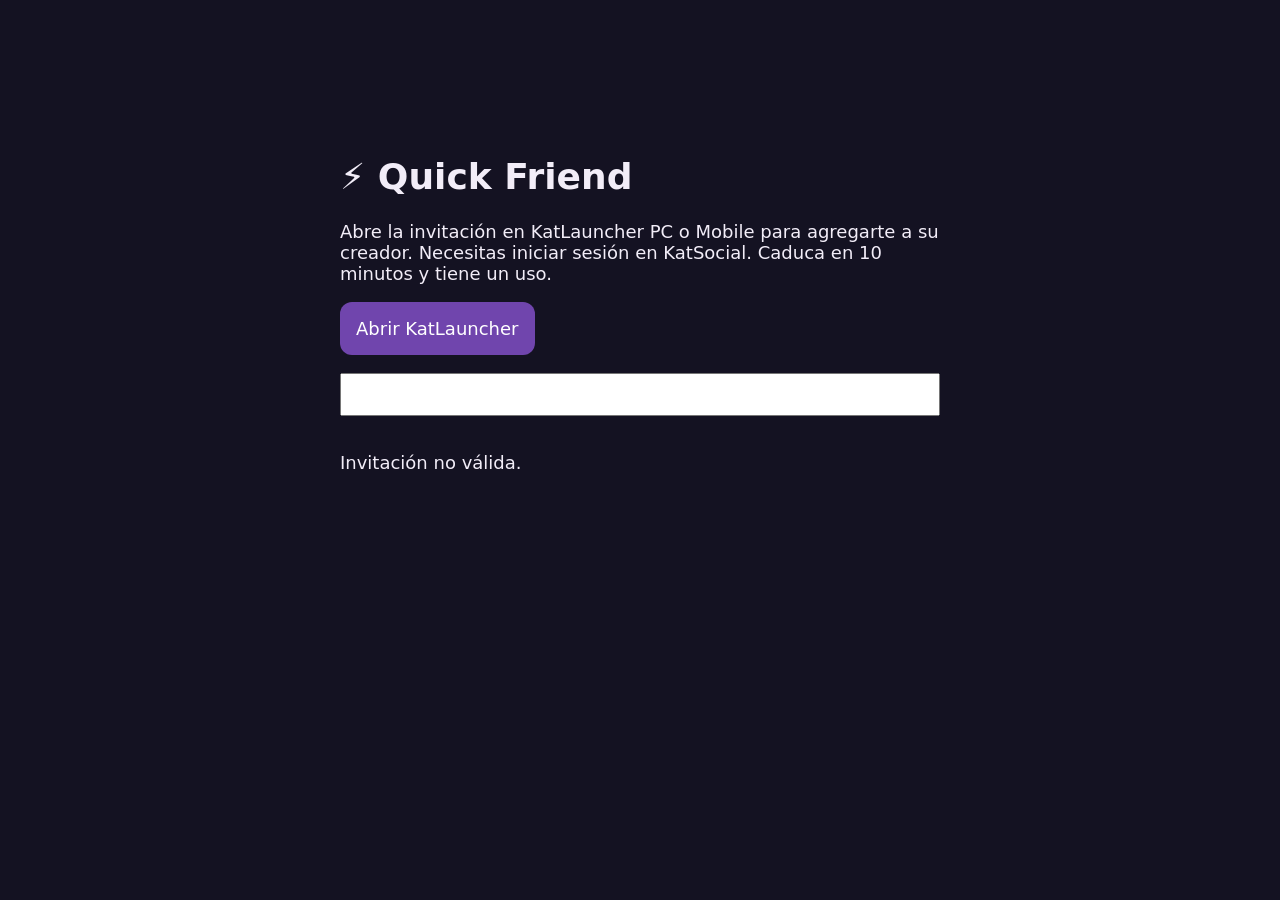
<file: docs/quick-friend.html>
<!doctype html><html lang="es"><meta charset="utf-8"><meta name="viewport" content="width=device-width,initial-scale=1"><meta name="referrer" content="no-referrer"><title>Quick Friend · KatLauncher</title><style>body{background:#141222;color:#f2edf8;font:18px system-ui;max-width:600px;margin:12vh auto;padding:24px}a,button{display:inline-block;background:#7045ad;color:white;padding:16px;border:0;border-radius:12px;text-decoration:none}input{width:100%;margin:18px 0;padding:12px;box-sizing:border-box}</style><h1>⚡ Quick Friend</h1><p>Abre la invitación en KatLauncher PC o Mobile para agregarte a su creador. Necesitas iniciar sesión en KatSocial. Caduca en 10 minutos y tiene un uso.</p><a id="open" hidden>Abrir KatLauncher</a><input id="link" readonly aria-label="Enlace para pegar en Quick Friend"><p id="status"></p><script>const token=location.hash.slice(1);if(/^[a-f0-9]{64}$/.test(token)){document.getElementById('open').href='katlauncher://quick-friend/'+token;document.getElementById('open').hidden=false;document.getElementById('link').value=location.href;document.getElementById('status').textContent='Si no abre, copia este enlace y pégalo en Quick Friend dentro del launcher.';}else document.getElementById('status').textContent='Invitación no válida.';</script></html>
</file>
<file: docs/site.css>
/* KatLauncher · web 1.9 — mismo lenguaje visual que Kat Cosmic: oscuro sobrio, un acento, sin brillos. */
:root {
  --bg: #0c0e11; --rail: #111418; --raise: #14181d; --line: #1e232a; --line-2: #2a3039; --hover: #171b21;
  --text: #e9ebee; --muted: #8a919b; --faint: #59606a;
  --accent: #7048ff; --accent-2: #a855f7; --on-accent: #ffffff;
  --sans: "Segoe UI Variable Display", "Segoe UI", system-ui, -apple-system, "Helvetica Neue", Arial, sans-serif;
  --mono: "Cascadia Mono", "SF Mono", Consolas, ui-monospace, monospace;
  --ease: cubic-bezier(.2, .8, .2, 1);
  --wrap: 1180px;
}
* { box-sizing: border-box; margin: 0; padding: 0; }
html { scroll-behavior: smooth; scroll-padding-top: 76px; }
body { background: var(--bg); color: var(--text); font: 16px/1.55 var(--sans); -webkit-font-smoothing: antialiased; }
img, video { display: block; max-width: 100%; }
a { color: inherit; text-decoration: none; }
button { font: inherit; color: inherit; background: none; border: 0; cursor: pointer; }
::selection { background: var(--accent); color: var(--on-accent); }
.wrap { width: min(var(--wrap), 100% - 40px); margin-inline: auto; }
.mono { font-family: var(--mono); }
.muted { color: var(--muted); }
.skip { position: absolute; left: -999px; top: 8px; background: var(--accent); color: var(--on-accent); padding: 8px 12px; border-radius: 6px; z-index: 99; }
.skip:focus { left: 8px; }
:focus-visible { outline: 2px solid var(--accent); outline-offset: 3px; border-radius: 4px; }

/* Botones */
.btn { display: inline-flex; align-items: center; justify-content: center; gap: 10px; height: 42px; padding: 0 18px;
  border-radius: 8px; border: 1px solid var(--line-2); background: var(--raise); font-weight: 600; font-size: 15px; white-space: nowrap;
  transition: border-color .15s var(--ease), background .15s var(--ease), transform .15s var(--ease); }
.btn:hover { border-color: #3a414c; background: var(--hover); }
.btn:active { transform: translateY(1px); }
.btn.primary { background: var(--accent); border-color: var(--accent); color: var(--on-accent); }
.btn.primary:hover { background: #7d59ff; border-color: #7d59ff; }
.btn.big { height: 52px; padding: 0 24px; font-size: 16px; }
.btn.small { height: 34px; padding: 0 14px; font-size: 14px; }
.btn svg { width: 16px; height: 16px; fill: currentColor; }
.link { color: var(--accent-2); font-weight: 600; }
.link:hover { text-decoration: underline; text-underline-offset: 3px; }
.link.small { font-size: 13px; }

/* Barra superior */
.top { position: sticky; top: 0; z-index: 20; background: rgba(12, 14, 17, .86); backdrop-filter: blur(10px);
  border-bottom: 1px solid transparent; transition: border-color .2s var(--ease); }
.top.scrolled { border-bottom-color: var(--line); }
.top-row { display: flex; align-items: center; gap: 24px; height: 64px; }
.brand { display: flex; align-items: center; gap: 10px; font-weight: 700; letter-spacing: -.01em; }
.brand .kat-logo { width: 32px; height: 32px; border-radius: 8px; }
.ver { font-size: 11px; color: var(--faint); font-weight: 400; padding: 2px 6px; border: 1px solid var(--line); border-radius: 4px; }
.nav { display: flex; gap: 4px; margin-left: 12px; }
.nav a { padding: 8px 12px; border-radius: 6px; color: var(--muted); font-size: 14px; font-weight: 500; transition: color .15s, background .15s; }
.nav a:hover, .nav a.on { color: var(--text); background: var(--hover); }
.top-actions { margin-left: auto; display: flex; align-items: center; gap: 10px; }
.lang { height: 34px; min-width: 40px; padding: 0 10px; border: 1px solid var(--line-2); border-radius: 6px; font: 12px var(--mono); color: var(--muted); }
.lang:hover { color: var(--text); border-color: #3a414c; }
.menu-btn { display: none; width: 38px; height: 34px; border: 1px solid var(--line-2); border-radius: 6px; flex-direction: column; justify-content: center; gap: 5px; padding: 0 10px; }
.menu-btn span { display: block; height: 2px; background: var(--text); border-radius: 1px; transition: transform .2s var(--ease); }
.menu-btn[aria-expanded="true"] span:first-child { transform: translateY(3.5px) rotate(45deg); }
.menu-btn[aria-expanded="true"] span:last-child { transform: translateY(-3.5px) rotate(-45deg); }

/* Portada */
.hero { display: grid; grid-template-columns: 1fr 1.05fr; gap: 56px; align-items: center; padding: 72px 0 96px; min-height: calc(100vh - 64px); }
.eyebrow { font: 12px var(--mono); text-transform: uppercase; letter-spacing: .1em; color: var(--faint); display: flex; align-items: center; gap: 10px; }
.eyebrow .dot { width: 8px; height: 8px; border-radius: 50%; background: var(--accent); }
.display { font-size: clamp(42px, 6.4vw, 78px); line-height: 1.02; letter-spacing: -.035em; font-weight: 750; margin: 18px 0 22px; }
.lead { font-size: 18px; color: var(--muted); max-width: 52ch; }
.cta { display: flex; flex-wrap: wrap; gap: 12px; margin: 34px 0 26px; }
.facts { list-style: none; display: flex; flex-wrap: wrap; gap: 8px 22px; font-size: 12px; color: var(--faint); }
.facts li::before { content: "/ "; color: var(--line-2); }

/* Ilustración de la interfaz */
.mock { border: 1px solid var(--line); border-radius: 12px; background: var(--rail); overflow: hidden; box-shadow: 0 30px 80px rgba(0, 0, 0, .45); }
.mock-bar { display: flex; align-items: center; gap: 6px; height: 34px; padding: 0 12px; border-bottom: 1px solid var(--line); }
.mock-bar i { width: 10px; height: 10px; border-radius: 50%; background: var(--line-2); }
.mock-bar span { margin-left: 8px; font-size: 11px; color: var(--faint); }
.mock-body { display: grid; grid-template-columns: 128px 170px 1fr; height: 380px; font-size: 12px; }
.mock-side { border-right: 1px solid var(--line); padding: 12px 8px; display: flex; flex-direction: column; gap: 2px; }
.ms-brand { display: flex; align-items: center; gap: 6px; padding: 2px 6px 12px; font-size: 12px; }
.ms-brand img { width: 18px; height: 18px; border-radius: 4px; }
.mock-side span { padding: 6px 8px; border-radius: 6px; color: var(--muted); }
.mock-side span.on { background: var(--hover); color: var(--text); box-shadow: inset 2px 0 0 var(--accent); }
.mock-list { border-right: 1px solid var(--line); padding: 12px 8px; background: var(--bg); }
.ml-title { font-size: 10px; letter-spacing: .1em; color: var(--faint); padding: 0 6px 8px; }
.ml-row { display: grid; grid-template-columns: 26px 1fr; gap: 8px; align-items: center; padding: 6px; border-radius: 6px; }
.ml-row.on { background: var(--hover); box-shadow: inset 2px 0 0 var(--accent-2); }
.ml-row b { width: 26px; height: 26px; border-radius: 6px; background: #1b2027; display: grid; place-items: center; font: 600 11px var(--mono); color: var(--muted); }
.ml-row.on b { background: var(--accent); color: var(--on-accent); }
.ml-row strong { display: block; font-weight: 600; white-space: nowrap; overflow: hidden; text-overflow: ellipsis; }
.ml-row small { color: var(--faint); font-size: 10px; }
.mock-hero { position: relative; padding: 26px 24px; display: flex; flex-direction: column; justify-content: flex-end; gap: 10px; background: var(--bg); overflow: hidden; }
.mh-banner { position: absolute; inset: 0 0 45% 0; background:
  repeating-linear-gradient(90deg, rgba(255,255,255,.035) 0 1px, transparent 1px 22px),
  repeating-linear-gradient(0deg, rgba(255,255,255,.035) 0 1px, transparent 1px 22px), #13161b;
  -webkit-mask-image: linear-gradient(#000 40%, transparent); mask-image: linear-gradient(#000 40%, transparent); }
.mh-eyebrow { position: relative; font-size: 9px; letter-spacing: .1em; color: var(--faint); }
.mh-title { position: relative; display: flex; align-items: center; gap: 10px; font-size: 22px; font-weight: 750; letter-spacing: -.02em; line-height: 1.1; }
.mh-logo { width: 36px; height: 36px; flex: none; border-radius: 9px; background: var(--accent); color: var(--on-accent); display: grid; place-items: center; font: 700 14px var(--mono); }
.mh-meta { position: relative; display: flex; gap: 16px; font-size: 11px; color: var(--muted); }
.mh-play { position: relative; align-self: flex-start; margin-top: 6px; padding: 10px 22px; border-radius: 6px; background: var(--accent); color: var(--on-accent); font-weight: 700; }
.mock figcaption { padding: 8px 12px; border-top: 1px solid var(--line); font-size: 10px; color: var(--faint); }

/* Secciones */
.section { padding: 96px 0; border-top: 1px solid var(--line); }
.sec-head { max-width: 720px; margin-bottom: 40px; }
.sec-head h2, .media h2, .support h2 { font-size: clamp(28px, 3.6vw, 42px); line-height: 1.1; letter-spacing: -.025em; font-weight: 750; margin: 12px 0 12px; }
.grid { display: grid; gap: 14px; }
.grid.three { grid-template-columns: repeat(3, 1fr); }
.grid.four { grid-template-columns: repeat(4, 1fr); }
.card, .feat, .ui, .dl { background: var(--rail); border: 1px solid var(--line); border-radius: 10px; padding: 22px;
  transition: border-color .2s var(--ease), transform .25s var(--ease); }
.card:hover, .feat:hover, .ui:hover, .dl:hover { border-color: var(--line-2); transform: translateY(-2px); }
.card .num { font-size: 12px; color: var(--accent-2); margin-bottom: 18px; }
.card h3, .feat h3, .ui h3, .dl h3 { font-size: 17px; font-weight: 650; letter-spacing: -.01em; margin-bottom: 8px; }
.card p, .feat p, .ui p, .dl p { color: var(--muted); font-size: 14.5px; }
.feat { padding: 20px; }
.feat h3::before { content: ""; display: block; width: 18px; height: 3px; border-radius: 2px; background: var(--accent); margin-bottom: 14px; }
.more { margin-top: 26px; }

/* Interfaces */
.ui h3 { display: flex; align-items: center; gap: 8px; margin-top: 14px; }
.tag { font-size: 10px; text-transform: uppercase; letter-spacing: .08em; padding: 2px 6px; border-radius: 4px; background: var(--accent); color: var(--on-accent); font-weight: 600; }
.mini { position: relative; height: 110px; border-radius: 8px; background: var(--bg); border: 1px solid var(--line); overflow: hidden; }
.mini i { position: absolute; display: block; border-radius: 3px; background: #1d222a; }
.mini i.a { background: var(--accent); }
.m-cosmic .s { left: 0; top: 0; bottom: 0; width: 24%; border-radius: 0; background: #111418; }
.m-cosmic .h { left: 30%; top: 16%; width: 42%; height: 12px; }
.m-cosmic .c { left: 30%; top: 38%; width: 62%; height: 26px; }
.m-cosmic .b { left: 30%; top: 72%; width: 24%; height: 14px; }
.m-xmb .r { top: 24%; width: 11%; height: 16px; border-radius: 50%; }
.m-xmb .l { left: 30%; width: 38%; height: 7px; }
.m-epic .t { left: 6%; top: 12%; width: 32%; height: 9px; }
.m-epic .k { top: 32%; width: 26%; height: 52%; border-radius: 6px; }
.m-classic .tab { top: 10%; width: 16%; height: 11px; border-radius: 3px 3px 0 0; }
.m-classic .p { left: 4%; right: 4%; top: 22%; bottom: 10%; border-radius: 0 4px 4px 4px; }

/* Vídeo */
.media { display: grid; grid-template-columns: .8fr 1.2fr; gap: 48px; align-items: center; }
.video { border: 1px solid var(--line); border-radius: 12px; overflow: hidden; background: #000; aspect-ratio: 16 / 9; }
.video video { width: 100%; height: 100%; object-fit: cover; }

/* Descargas */
.dl { display: flex; flex-direction: column; gap: 10px; }
.dl .eyebrow { margin-bottom: 4px; }
.dl p { flex: 1; }
.dl .btn { align-self: flex-start; margin-top: 6px; }
.dl.main { border-color: color-mix(in srgb, var(--accent) 55%, var(--line)); }
.note { margin-top: 22px; color: var(--faint); font-size: 13px; }

/* Apoyar */
.support { display: flex; justify-content: space-between; align-items: center; gap: 32px; padding: 36px; border: 1px solid var(--line); border-radius: 12px; background: var(--rail); }
.support p { max-width: 56ch; }
.support-actions { display: flex; gap: 10px; flex-wrap: wrap; }

/* Pie */
.foot { border-top: 1px solid var(--line); padding: 32px 0 40px; }
.foot-row { display: grid; grid-template-columns: auto 1fr; gap: 14px 32px; align-items: center; }
.foot .brand .kat-logo { width: 24px; height: 24px; border-radius: 6px; }
.foot-links { display: flex; gap: 20px; justify-content: flex-end; font-size: 14px; color: var(--muted); }
.foot-links a:hover { color: var(--text); }
.fine { grid-column: 1 / -1; font-size: 12px; color: var(--faint); }

/* Sesión de Kat Social (auth.js) */
.auth-widget { display: flex; align-items: center; }
.auth-login-btn { white-space: nowrap; display: inline-flex; align-items: center; gap: 8px; height: 34px; padding: 0 12px; border-radius: 6px; border: 1px solid var(--line-2); color: var(--muted); font-size: 14px; font-weight: 500; }
.auth-login-btn:hover { color: var(--text); border-color: #3a414c; }
.auth-login-icon { width: 16px; height: 16px; }
.auth-connecting { font-size: 13px; color: var(--muted); }
.kat-auth-container { position: relative; }
.kat-auth-avatar-button { display: flex; align-items: center; gap: 8px; height: 34px; padding: 0 8px 0 3px; border-radius: 17px; border: 1px solid var(--line-2); }
.kat-auth-avatar-button:hover { border-color: #3a414c; }
.kat-auth-avatar, .kat-auth-menu-avatar { width: 28px; height: 28px; border-radius: 50%; object-fit: cover; }
.kat-auth-avatar-fallback { display: grid; place-items: center; background: var(--accent); color: var(--on-accent); font-weight: 700; font-size: 13px; }
.kat-auth-menu { position: absolute; right: 0; top: calc(100% + 8px); min-width: 240px; background: var(--raise); border: 1px solid var(--line-2); border-radius: 10px; padding: 6px;
  box-shadow: 0 16px 40px rgba(0, 0, 0, .5); opacity: 0; visibility: hidden; transform: translateY(-4px); transition: opacity .15s, transform .15s, visibility 0s .15s; z-index: 30; }
.kat-auth-menu.open { opacity: 1; visibility: visible; transform: none; transition: opacity .15s, transform .15s; }
.kat-auth-menu-header { display: flex; align-items: center; gap: 10px; padding: 8px; }
.kat-auth-menu-avatar { width: 36px; height: 36px; }
.kat-auth-user-info { display: flex; flex-direction: column; min-width: 0; }
.kat-auth-user-info strong { font-size: 14px; white-space: nowrap; overflow: hidden; text-overflow: ellipsis; }
.kat-auth-user-info span { font-size: 12px; color: var(--muted); }
.kat-auth-divider { height: 1px; background: var(--line); margin: 6px 0; }
.kat-auth-menu-item { display: flex; align-items: center; gap: 10px; width: 100%; padding: 8px 10px; border-radius: 6px; color: var(--muted); font-size: 14px; text-align: left; }
.kat-auth-menu-item:hover { background: var(--hover); color: var(--text); }
.kat-auth-menu-item-content { display: flex; flex-direction: column; }
.kat-auth-menu-item-content small { font-size: 11px; color: var(--faint); }
.kat-auth-soon { opacity: .6; cursor: default; }
.kat-auth-logout:hover { color: #ff8a8d; }

/* Descargas: tragamonedas que cae en el logo de tu sistema */
.slot { display: grid; grid-template-columns: minmax(0, 440px) 1fr; gap: 40px; align-items: center;
  background: var(--rail); border: 1px solid var(--line); border-radius: 14px; padding: 32px; }
.slot-machine { background: linear-gradient(180deg, #1a1530, #120f1f); border: 1px solid color-mix(in srgb, var(--accent) 45%, var(--line));
  border-radius: 14px; padding: 16px 16px 14px; transition: box-shadow .4s var(--ease), border-color .4s var(--ease); }
.slot-top { display: flex; justify-content: space-between; align-items: center; font-size: 11px; letter-spacing: .2em; color: var(--muted); margin-bottom: 12px; }
.slot-top b { color: #ffd34d; font-size: 15px; letter-spacing: .3em; transition: transform .3s var(--ease); }
.slot-reels { display: grid; grid-template-columns: repeat(3, 1fr); gap: 10px; }
.reel { --cell: 112px; height: var(--cell); overflow: hidden; border-radius: 10px; background: #f4f2fb; position: relative;
  box-shadow: inset 0 10px 14px -8px rgba(0,0,0,.45), inset 0 -10px 14px -8px rgba(0,0,0,.45); }
.strip { will-change: transform; }
.cell { height: var(--cell); display: grid; place-items: center; }
.cell svg, .cell img { width: 62%; height: 62%; object-fit: contain; }
.reel.blur .strip { filter: blur(1.4px); }
.slot-pick { display: flex; gap: 8px; justify-content: center; margin-top: 14px; }
.chip { height: 32px; padding: 0 14px; border-radius: 999px; border: 1px solid var(--line-2); background: var(--raise); font-size: 13px; font-weight: 600; color: var(--muted);
  transition: border-color .15s var(--ease), color .15s var(--ease); }
.chip:hover { color: var(--text); border-color: #3a414c; }
.chip.on { color: var(--on-accent); background: var(--accent); border-color: var(--accent); }
.slot.win .slot-machine { border-color: #ffd34d; box-shadow: 0 0 0 1px #ffd34d55, 0 12px 40px -12px #ffd34d66; }
.slot.win .slot-top b { transform: scale(1.18); }
.slot-info { display: flex; flex-direction: column; gap: 10px; align-items: flex-start; }
.slot-info h3 { font-size: 26px; font-weight: 700; letter-spacing: -.02em; }
.slot-info p { color: var(--muted); max-width: 52ch; }
.slot-info .btn { margin-top: 8px; }
.dl-extra { display: flex; flex-wrap: wrap; gap: 6px 18px; margin-top: 4px; }
.slot.sad .slot-top b { color: var(--faint); }
.slot-info .btn[hidden] { display: none; }
.slot.spinning .slot-info { opacity: .45; transition: opacity .2s; }
@media (max-width: 860px) {
  .slot { grid-template-columns: 1fr; padding: 20px; gap: 24px; }
  .reel { --cell: 92px; }
  .slot-info h3 { font-size: 22px; }
}

/* Aparición al hacer scroll (sin movimiento si el sistema lo pide) */
.reveal { opacity: 0; transform: translateY(14px); transition: opacity .6s var(--ease), transform .6s var(--ease); }
.reveal.in { opacity: 1; transform: none; }
.no-js .reveal { opacity: 1; transform: none; }
@media (prefers-reduced-motion: reduce) {
  html { scroll-behavior: auto; }
  .reveal { opacity: 1; transform: none; transition: none; }
  * { transition: none !important; }
}

/* Pantallas pequeñas */
@media (max-width: 1080px) {
  .hero { grid-template-columns: 1fr; min-height: 0; padding: 48px 0 72px; gap: 40px; }
  .grid.four { grid-template-columns: repeat(2, 1fr); }
  .media { grid-template-columns: 1fr; }
}
@media (max-width: 860px) {
  .nav { display: none; position: absolute; left: 0; right: 0; top: 64px; flex-direction: column; background: var(--bg); border-bottom: 1px solid var(--line); padding: 8px 20px 14px; margin: 0; }
  .nav.open { display: flex; }
  .menu-btn { display: inline-flex; }
  .hide-sm { display: none; }
  .grid.three { grid-template-columns: 1fr; }
  .support { flex-direction: column; align-items: flex-start; }
  .mock-body { grid-template-columns: 0 150px 1fr; }
  .mock-side { display: none; }
}
@media (max-width: 560px) {
  .grid.four { grid-template-columns: 1fr; }
  .section { padding: 72px 0; }
  .mock-body { grid-template-columns: 1fr; height: auto; }
  .mock-list { display: none; }
  .mock-hero { min-height: 260px; }
  .foot-row { grid-template-columns: 1fr; }
  .foot-links { justify-content: flex-start; flex-wrap: wrap; }
  .top-row { gap: 12px; }
  .ver { display: none; }
  /* Sesión: solo el icono, para que la barra quepa en una línea */
  .auth-login-btn { font-size: 0; gap: 0; padding: 0 9px; }
  .auth-login-icon { font-size: 14px; }
}

/* KatLite (versión ligera) bajo el tragamonedas */
.dl.lite { margin-top: 18px; max-width: 760px; margin-left: auto; margin-right: auto; border-color: color-mix(in srgb, var(--accent) 35%, var(--line)); }
.lite-row { display: flex; flex-wrap: wrap; align-items: center; gap: 10px 18px; }
</file>
<file: docs/styles.css>
:root {
  --bg: #07060d;
  --bg-soft: #100d1d;
  --card: rgba(20, 16, 38, 0.72);
  --card-border: rgba(255, 255, 255, 0.09);
  --text: #f8f7ff;
  --muted: #aaa5be;
  --purple: #2f7dff;
  --purple-light: #6fb2ff;
  --blue: #4b8bff;
  --blue-deep: #0b4bd6;
  --green: #86ef55;
  --shadow: 0 24px 80px rgba(0, 0, 0, 0.48);
}

* {
  box-sizing: border-box;
}

html {
  scroll-behavior: smooth;
}

body {
  margin: 0;
  min-height: 100vh;
  overflow-x: hidden;
  background: var(--bg);
  color: var(--text);
  font-family: "Inter", sans-serif;
}

.video-bg {
  position: fixed;
  inset: 0;
  z-index: -4;
  overflow: hidden;
  background: #01030a;
}

.video-bg video {
  position: absolute;
  top: 50%;
  left: 50%;
  min-width: 100%;
  min-height: 100%;
  width: auto;
  height: auto;
  transform: translate(-50%, -50%);
  object-fit: cover;
  filter: saturate(.82) brightness(.55) contrast(1.05) hue-rotate(-6deg);
}

.video-tint {
  position: fixed;
  inset: 0;
  z-index: -3;
  pointer-events: none;
  background:
    radial-gradient(circle at 50% -10%, rgba(47, 125, 255, .18), transparent 34%),
    linear-gradient(180deg, rgba(6,8,16,.86) 0%, rgba(7,9,18,.72) 30%, rgba(6,8,15,.86) 70%, rgba(5,7,13,.94) 100%);
}

body::before {
  content: "";
  position: fixed;
  inset: 0;
  pointer-events: none;
  background-image:
    linear-gradient(rgba(255,255,255,.018) 1px, transparent 1px),
    linear-gradient(90deg, rgba(255,255,255,.018) 1px, transparent 1px);
  background-size: 48px 48px;
  mask-image: linear-gradient(to bottom, black, transparent 75%);
}

a {
  color: inherit;
  text-decoration: none;
}

button, a {
  -webkit-tap-highlight-color: transparent;
}

.stars {
  position: fixed;
  inset: 0;
  z-index: -2;
  pointer-events: none;
  opacity: .65;
  background-image:
    radial-gradient(circle, rgba(255,255,255,.9) 0 1px, transparent 1.4px),
    radial-gradient(circle, rgba(111,178,255,.8) 0 1px, transparent 1.5px);
  background-position: 0 0, 45px 70px;
  background-size: 130px 130px, 190px 190px;
}

.glow {
  position: fixed;
  width: 440px;
  height: 440px;
  z-index: -1;
  filter: none;
  opacity: .16;
  border-radius: 50%;
}

.glow-one {
  top: 15%;
  left: -180px;
  background: #1e50c8;
}

.glow-two {
  right: -220px;
  top: 55%;
  background: #2f70ff;
}

.navbar {
  position: sticky;
  top: 0;
  z-index: 50;
  width: min(1180px, calc(100% - 32px));
  height: 74px;
  margin: 16px auto 0;
  padding: 0 22px;
  display: flex;
  align-items: center;
  justify-content: space-between;
  border: 1px solid rgba(255,255,255,.08);
  border-radius: 18px;
  background: rgba(8, 6, 16, .74);
  backdrop-filter: none;
  box-shadow: 0 10px 40px rgba(0,0,0,.24);
}

.brand {
  display: inline-flex;
  align-items: center;
  gap: 10px;
  font-family: "Space Grotesk", sans-serif;
  font-weight: 700;
  letter-spacing: -.03em;
}

.brand img {
  width: 42px;
  height: 42px;
  object-fit: contain;
  filter: drop-shadow(0 0 12px rgba(47,125,255,.35));
}

.nav-links {
  display: flex;
  align-items: center;
  gap: 30px;
  color: var(--muted);
  font-size: 14px;
  font-weight: 600;
}

.nav-links a {
  transition: color .2s ease, transform .2s ease;
}

.nav-links a:hover {
  color: white;
  transform: translateY(-1px);
}

.nav-download {
  color: white !important;
  padding: 11px 16px;
  border-radius: 12px;
  background: rgba(47, 125, 255, .14);
  border: 1px solid rgba(111,178,255,.28);
}

.menu-button {
  display: none;
  border: 0;
  background: transparent;
  padding: 8px;
}

.menu-button span {
  display: block;
  width: 22px;
  height: 2px;
  margin: 4px;
  border-radius: 2px;
  background: white;
}

main {
  position: relative;
}

.hero {
  width: min(1180px, calc(100% - 32px));
  min-height: 720px;
  margin: 0 auto;
  padding: 90px 0 50px;
  display: grid;
  grid-template-columns: 1.03fr .97fr;
  align-items: center;
  gap: 30px;
}

.hero-copy {
  position: relative;
  z-index: 2;
}

.eyebrow,
.section-kicker {
  display: inline-flex;
  align-items: center;
  gap: 8px;
  color: #a8c9ff;
  font-size: 12px;
  font-weight: 800;
  letter-spacing: .13em;
  text-transform: uppercase;
}

.eyebrow .eyebrow-dot {
  width: 7px;
  height: 7px;
  border-radius: 50%;
  background: var(--green);
  box-shadow: 0 0 14px rgba(134,239,85,.8);
}

.hero h1 {
  max-width: 700px;
  margin: 22px 0 20px;
  font-family: "Space Grotesk", sans-serif;
  font-size: clamp(58px, 7vw, 95px);
  line-height: .93;
  letter-spacing: -.065em;
}

.hero h1 em {
  font-style: normal;
  background: linear-gradient(90deg, #ffffff 2%, #6fb2ff 42%, #6ea5ff 82%);
  -webkit-background-clip: text;
  background-clip: text;
  color: transparent;
  filter: drop-shadow(0 0 28px rgba(47,125,255,.16));
}

.hero-copy > p {
  max-width: 610px;
  margin: 0 0 30px;
  color: var(--muted);
  font-size: 18px;
  line-height: 1.75;
}

.hero-actions {
  display: flex;
  flex-wrap: wrap;
  gap: 12px;
}

.button {
  min-height: 52px;
  padding: 0 20px;
  display: inline-flex;
  align-items: center;
  justify-content: center;
  gap: 10px;
  border: 1px solid transparent;
  border-radius: 14px;
  color: white;
  font: inherit;
  font-size: 14px;
  font-weight: 800;
  cursor: pointer;
  transition: transform .2s ease, box-shadow .2s ease, border-color .2s ease;
}

.button:hover {
  transform: translateY(-3px);
}

.button svg {
  width: 20px;
  fill: none;
  stroke: currentColor;
  stroke-width: 2;
  stroke-linecap: round;
  stroke-linejoin: round;
}

.primary {
  background: linear-gradient(135deg, #6fb2ff, #2f7dff 56%, #0b4bd6);
  box-shadow: 0 14px 36px rgba(47,125,255,.30), inset 0 1px 0 rgba(255,255,255,.28);
}

.primary:hover {
  box-shadow: 0 20px 46px rgba(47,125,255,.42);
}

.secondary {
  border-color: rgba(255,255,255,.13);
  background: rgba(255,255,255,.045);
}

.secondary:hover {
  border-color: rgba(255,255,255,.24);
}

.hero-meta {
  display: flex;
  flex-wrap: wrap;
  gap: 20px;
  margin-top: 26px;
  color: #8f899f;
  font-size: 13px;
}

.hero-meta b {
  color: var(--green);
}

.hero-visual {
  position: relative;
  min-height: 560px;
  display: grid;
  place-items: center;
}

.logo-card {
  position: relative;
  z-index: 2;
  width: min(510px, 92%);
  aspect-ratio: 1 / 1;
  display: grid;
  place-items: center;
  border-radius: 45%;
  background:
    radial-gradient(circle at 50% 45%, rgba(47, 125, 255, .24), transparent 45%),
    rgba(18, 12, 32, .28);
  filter: drop-shadow(0 40px 60px rgba(0,0,0,.52));
  animation: none;
}

.logo-card::before {
  content: "";
  position: absolute;
  inset: 8%;
  z-index: -1;
  border-radius: 50%;
  background: radial-gradient(circle, rgba(47,125,255,.3), transparent 68%);
  filter: blur(28px);
}

.logo-card img {
  width: 100%;
  height: 100%;
  object-fit: contain;
  filter: saturate(1.08) contrast(1.04);
}

.logo-shine {
  position: absolute;
  inset: 20% 18%;
  z-index: 3;
  pointer-events: none;
  background: linear-gradient(110deg, transparent 28%, rgba(255,255,255,.12) 43%, transparent 57%);
  transform: translateX(-75%);
  animation: none;
}

.orbit {
  position: absolute;
  border: 1px solid rgba(111,178,255,.22);
  border-radius: 50%;
  transform: rotate(-16deg);
}

.orbit-one {
  width: 510px;
  height: 320px;
}

.orbit-two {
  width: 570px;
  height: 390px;
  border-color: rgba(76,132,255,.16);
  transform: rotate(20deg);
}

.floating-badge {
  position: absolute;
  z-index: 5;
  display: flex;
  align-items: center;
  gap: 9px;
  padding: 11px 14px;
  border: 1px solid rgba(255,255,255,.11);
  border-radius: 12px;
  background: rgba(14, 11, 25, .8);
  color: #e9e5f5;
  backdrop-filter: none;
  box-shadow: 0 12px 32px rgba(0,0,0,.3);
  font-size: 12px;
  font-weight: 800;
}

.dot {
  width: 9px;
  height: 9px;
  border-radius: 3px;
}

.fabric { background: #ddd6c8; }
.forge { background: #e08a46; }
.neoforge { background: #a869ff; }

.badge-fabric {
  top: 16%;
  left: 3%;
  animation: none;
}

.badge-forge {
  top: 30%;
  right: -1%;
  animation: none;
}

.badge-neoforge {
  bottom: 16%;
  right: 4%;
  animation: none;
}

.stats {
  width: min(1040px, calc(100% - 32px));
  margin: 10px auto 0;
  padding: 25px 28px;
  display: grid;
  grid-template-columns: repeat(4, 1fr);
  border: 1px solid var(--card-border);
  border-radius: 22px;
  background: rgba(255,255,255,.025);
  box-shadow: var(--shadow);
}

.stats div {
  display: flex;
  flex-direction: column;
  align-items: center;
  gap: 7px;
  border-right: 1px solid rgba(255,255,255,.07);
}

.stats div:last-child { border-right: 0; }

.stats strong {
  font-family: "Space Grotesk", sans-serif;
  font-size: 25px;
}

.stats span {
  color: var(--muted);
  font-size: 12px;
}

.section {
  width: min(1180px, calc(100% - 32px));
  margin: 0 auto;
  padding: 130px 0 10px;
}

.section-heading {
  max-width: 720px;
  margin: 0 auto 50px;
  text-align: center;
}

.section-heading h2,
.loaders h2,
.custom-copy h2,
.download-section h2 {
  margin: 14px 0;
  font-family: "Space Grotesk", sans-serif;
  font-size: clamp(38px, 5vw, 62px);
  line-height: 1.02;
  letter-spacing: -.05em;
}

.section-heading p,
.loaders-copy > p,
.custom-copy p,
.download-section p {
  color: var(--muted);
  line-height: 1.75;
}

.feature-grid {
  display: grid;
  grid-template-columns: repeat(2, 1fr);
  gap: 16px;
}

.feature-card {
  position: relative;
  min-height: 255px;
  padding: 28px;
  overflow: hidden;
  border: 1px solid var(--card-border);
  border-radius: 24px;
  background:
    linear-gradient(145deg, rgba(255,255,255,.035), transparent),
    var(--card);
  box-shadow: 0 22px 70px rgba(0,0,0,.22);
}

.feature-card::after {
  content: "";
  position: absolute;
  width: 200px;
  height: 200px;
  right: -90px;
  bottom: -100px;
  border-radius: 50%;
  background: var(--purple);
  filter: none;
  opacity: .10;
}

.feature-card.large {
  min-height: 400px;
  grid-row: span 2;
}

.feature-icon {
  width: 46px;
  height: 46px;
  display: grid;
  place-items: center;
  margin-bottom: 22px;
  border: 1px solid rgba(255,255,255,.09);
  border-radius: 13px;
  background: rgba(255,255,255,.055);
  font-size: 22px;
}

.feature-card h3 {
  margin: 0 0 12px;
  font-size: 21px;
}

.feature-card p {
  max-width: 470px;
  margin: 0;
  color: var(--muted);
  line-height: 1.65;
  font-size: 14px;
}

.mini-window {
  margin-top: 32px;
  overflow: hidden;
  border: 1px solid rgba(255,255,255,.09);
  border-radius: 16px;
  background: rgba(7,6,13,.72);
}

.window-top {
  height: 38px;
  padding: 0 14px;
  display: flex;
  align-items: center;
  gap: 6px;
  border-bottom: 1px solid rgba(255,255,255,.07);
}

.window-top i {
  width: 7px;
  height: 7px;
  border-radius: 50%;
  background: rgba(255,255,255,.20);
}

.profile-row {
  padding: 12px 14px;
  display: grid;
  grid-template-columns: 28px 1fr auto;
  align-items: center;
  gap: 10px;
  color: #c8c4d3;
  font-size: 12px;
  border-bottom: 1px solid rgba(255,255,255,.05);
}

.profile-row:last-child { border-bottom: 0; }

.profile-row.active {
  background: linear-gradient(90deg, rgba(47,125,255,.14), transparent);
  color: white;
}

.profile-row small { color: #777184; }

.cube {
  width: 24px;
  height: 24px;
  border-radius: 6px;
  box-shadow: inset 0 0 0 1px rgba(255,255,255,.12);
}

.grass { background: linear-gradient(#7bcc45 0 35%, #6b432d 36%); }
.purple { background: linear-gradient(135deg, #6a35ca, #df63ff); }
.orange { background: linear-gradient(135deg, #7a3022, #e7954c); }

.loaders {
  padding-top: 150px;
  display: grid;
  grid-template-columns: .9fr 1.1fr;
  align-items: center;
  gap: 90px;
}

.loaders-copy ul {
  margin: 30px 0 0;
  padding: 0;
  list-style: none;
  display: grid;
  gap: 14px;
  color: #dad6e6;
}

.loaders-copy li {
  display: flex;
  align-items: center;
  gap: 10px;
}

.loaders-copy li span {
  width: 22px;
  height: 22px;
  display: grid;
  place-items: center;
  border-radius: 50%;
  background: rgba(134,239,85,.12);
  color: var(--green);
  font-size: 12px;
  font-weight: 900;
}

.loader-stack {
  position: relative;
  display: grid;
  gap: 14px;
}

.loader-stack::before {
  content: "";
  position: absolute;
  inset: 12% 5%;
  z-index: -1;
  background: #2f7dff;
  filter: none;
  opacity: .20;
}

.loader-card {
  min-height: 102px;
  padding: 18px 20px;
  display: grid;
  grid-template-columns: 58px 1fr auto;
  align-items: center;
  gap: 17px;
  border: 1px solid var(--card-border);
  border-radius: 20px;
  background: rgba(18,14,31,.75);
  box-shadow: 0 15px 40px rgba(0,0,0,.22);
  transform: perspective(800px) rotateY(-5deg);
}

.loader-card.featured {
  transform: perspective(800px) rotateY(-5deg) translateX(-24px);
  border-color: rgba(111,178,255,.25);
  background: linear-gradient(105deg, rgba(47,125,255,.13), rgba(18,14,31,.85));
}

.loader-logo {
  width: 56px;
  height: 56px;
  display: grid;
  place-items: center;
  border-radius: 15px;
  font-family: "Space Grotesk", sans-serif;
  font-weight: 900;
}

.fabric-logo { background: #e5dfd2; color: #27231e; }
.forge-logo { background: rgba(225,119,58,.16); }
.neo-logo { background: linear-gradient(135deg, #6731ca, #b65dff); }

.loader-card div:nth-child(2) {
  display: flex;
  flex-direction: column;
  gap: 5px;
}

.loader-card b { font-size: 16px; }
.loader-card span, .loader-card small { color: var(--muted); font-size: 12px; }
.loader-card small { color: #bff79e; }

.customization {
  padding-top: 150px;
}

.custom-panel {
  min-height: 540px;
  padding: 50px;
  display: grid;
  grid-template-columns: 1.1fr .9fr;
  align-items: center;
  gap: 70px;
  overflow: hidden;
  border: 1px solid var(--card-border);
  border-radius: 32px;
  background:
    radial-gradient(circle at 15% 70%, rgba(47,125,255,.18), transparent 35%),
    linear-gradient(130deg, rgba(255,255,255,.025), transparent),
    #0e0b19;
  box-shadow: var(--shadow);
}

.custom-preview {
  height: 370px;
  display: grid;
  grid-template-columns: 78px 1fr;
  overflow: hidden;
  border: 1px solid rgba(255,255,255,.11);
  border-radius: 22px;
  background: #090711;
  transform: perspective(1000px) rotateY(5deg) rotateX(2deg);
  box-shadow: 0 40px 70px rgba(0,0,0,.44);
}

.fake-sidebar {
  padding: 16px;
  display: flex;
  flex-direction: column;
  align-items: center;
  gap: 22px;
  background: rgba(255,255,255,.035);
  border-right: 1px solid rgba(255,255,255,.07);
}

.fake-sidebar img {
  width: 46px;
  height: 46px;
  object-fit: contain;
}

.fake-sidebar span {
  width: 32px;
  height: 32px;
  border-radius: 10px;
  background: rgba(255,255,255,.06);
}

.fake-sidebar span.active {
  background: linear-gradient(135deg, #2f7dff, #6fb2ff);
  box-shadow: 0 8px 22px rgba(47,125,255,.3);
}

.fake-content { padding: 28px; }

.fake-header {
  width: 45%;
  height: 18px;
  margin-bottom: 34px;
  border-radius: 8px;
  background: rgba(255,255,255,.1);
}

.theme-cards {
  display: grid;
  grid-template-columns: repeat(3, 1fr);
  gap: 12px;
}

.theme {
  height: 140px;
  border-radius: 15px;
  border: 1px solid rgba(255,255,255,.09);
}

.theme-purple { background: linear-gradient(145deg, #25184b, #8d3bef); }
.theme-red { background: linear-gradient(145deg, #3a1219, #c52c4d); }
.theme-blue { background: linear-gradient(145deg, #10233f, #2776db); }

.fake-lines {
  margin-top: 25px;
  display: grid;
  gap: 11px;
}

.fake-lines i {
  height: 12px;
  border-radius: 7px;
  background: rgba(255,255,255,.06);
}

.fake-lines i:nth-child(2) { width: 76%; }
.fake-lines i:nth-child(3) { width: 58%; }

.text-link {
  display: inline-flex;
  gap: 10px;
  margin-top: 14px;
  color: #8fc0ff;
  font-weight: 800;
}

.text-link span {
  transition: transform .2s ease;
}

.text-link:hover span { transform: translateX(5px); }

.download-section {
  position: relative;
  width: min(1040px, calc(100% - 32px));
  min-height: 510px;
  margin: 150px auto 80px;
  padding: 60px 20px;
  overflow: hidden;
  display: flex;
  flex-direction: column;
  align-items: center;
  justify-content: center;
  border: 1px solid rgba(111,178,255,.18);
  border-radius: 34px;
  text-align: center;
  background:
    linear-gradient(180deg, rgba(47,125,255,.14), transparent 70%),
    rgba(14,10,24,.9);
  box-shadow: var(--shadow);
}

.download-section img {
  width: 115px;
  height: 115px;
  object-fit: contain;
  margin-bottom: 14px;
  filter: drop-shadow(0 0 28px rgba(47,125,255,.42));
}

.download-section h2 {
  margin-bottom: 5px;
}

.download-section p {
  margin: 0 0 24px;
}

.download-section small {
  margin-top: 15px;
  color: #777184;
}

.download-glow {
  position: absolute;
  width: 420px;
  height: 420px;
  top: -260px;
  border-radius: 50%;
  background: #2f7dff;
  filter: none;
  opacity: .25;
}

footer {
  width: min(1180px, calc(100% - 32px));
  min-height: 100px;
  margin: 0 auto;
  display: grid;
  grid-template-columns: 1fr auto 1fr;
  align-items: center;
  gap: 20px;
  color: #777184;
  font-size: 12px;
  border-top: 1px solid rgba(255,255,255,.07);
}

footer > span { text-align: right; }
.footer-brand { color: white; }
.footer-brand img { width: 34px; height: 34px; }

.toast {
  position: fixed;
  left: 50%;
  bottom: 25px;
  z-index: 100;
  padding: 13px 18px;
  border: 1px solid rgba(255,255,255,.13);
  border-radius: 13px;
  background: rgba(17,13,29,.94);
  box-shadow: 0 14px 40px rgba(0,0,0,.4);
  color: white;
  font-size: 13px;
  font-weight: 700;
  opacity: 0;
  pointer-events: none;
  transform: translate(-50%, 16px);
  transition: opacity .25s ease, transform .25s ease;
}

.toast.show {
  opacity: 1;
  transform: translate(-50%, 0);
}

.reveal {
  opacity: 0;
  transform: translateY(26px);
  transition: opacity .7s ease, transform .7s ease;
}

.reveal.visible {
  opacity: 1;
  transform: none;
}

.comparison-section {
  position: relative;
}

.comparison-heading {
  max-width: 780px;
  margin-inline: auto;
  text-align: center;
}

.comparison-shell {
  position: relative;
  margin-top: 48px;
  overflow: hidden;
  border: 1px solid rgba(180, 116, 255, .24);
  border-radius: 26px;
  background:
    linear-gradient(135deg, rgba(154, 75, 255, .15), transparent 34%),
    rgba(8, 9, 18, .88);
  box-shadow: 0 32px 100px rgba(0, 0, 0, .45);
  backdrop-filter: none;
}

.comparison-scroll {
  overflow-x: auto;
  scrollbar-color: rgba(178, 112, 255, .7) rgba(255,255,255,.04);
}

.comparison-table {
  width: 100%;
  min-width: 850px;
  border-spacing: 0;
  border-collapse: separate;
  color: var(--muted);
  font-size: 14px;
}

.comparison-table th,
.comparison-table td {
  height: 67px;
  padding: 14px 20px;
  border-bottom: 1px solid rgba(255,255,255,.075);
  text-align: center;
}

.comparison-table thead th {
  height: 96px;
  color: #aaa5bd;
  font-size: 12px;
  background: rgba(8, 9, 18, .72);
}

.comparison-table th:first-child {
  width: 34%;
  text-align: left;
}

.comparison-table tbody th {
  color: #f2effc;
  font-weight: 650;
}

.comparison-table tbody tr:last-child th,
.comparison-table tbody tr:last-child td {
  border-bottom: 0;
}

.comparison-table tbody tr {
  transition: background .2s ease;
}

.comparison-table tbody tr:hover {
  background: rgba(172, 100, 255, .055);
}

.comparison-table .kat-column {
  color: white;
  background: rgba(139, 75, 246, .1);
  box-shadow: inset 1px 0 rgba(187,125,255,.14), inset -1px 0 rgba(187,125,255,.14);
}

.comparison-table thead .kat-column {
  background: linear-gradient(180deg, rgba(145,72,255,.3), rgba(117,64,210,.13));
}

.launcher-heading {
  display: grid;
  grid-template-columns: 38px auto;
  grid-template-rows: auto auto;
  align-items: center;
  justify-content: center;
  column-gap: 9px;
}

.launcher-heading img {
  grid-row: 1 / 3;
  width: 38px;
  height: 38px;
  object-fit: contain;
  filter: drop-shadow(0 0 10px rgba(198,103,255,.55));
}

.launcher-heading strong {
  align-self: end;
  font-family: "Space Grotesk", sans-serif;
  font-size: 14px;
}

.launcher-heading small {
  align-self: start;
  color: #c9a5ff;
  font-size: 10px;
}

.status {
  display: inline-flex;
  min-width: 28px;
  min-height: 28px;
  align-items: center;
  justify-content: center;
  border-radius: 999px;
  font-weight: 800;
}

.status.yes {
  color: #99ffcd;
  background: rgba(63,223,144,.11);
  box-shadow: inset 0 0 0 1px rgba(72,231,155,.14);
}

.status.no {
  color: #686476;
  font-size: 20px;
}

.status.partial {
  padding: 0 10px;
  color: #d6b7ff;
  background: rgba(166,101,244,.11);
  font-size: 10px;
  letter-spacing: .03em;
  text-transform: uppercase;
}

.comparison-note {
  margin: 0;
  padding: 17px 22px;
  border-top: 1px solid rgba(255,255,255,.07);
  color: #858094;
  font-size: 11px;
  line-height: 1.6;
  text-align: center;
}

@keyframes float {
  0%, 100% { transform: translateY(0) rotate(-1deg); }
  50% { transform: translateY(-14px) rotate(1deg); }
}

@keyframes badgeFloat {
  0%, 100% { transform: translateY(0); }
  50% { transform: translateY(-8px); }
}

@keyframes shine {
  0%, 25% { transform: translateX(-90%); opacity: 0; }
  42% { opacity: 1; }
  60%, 100% { transform: translateX(95%); opacity: 0; }
}

@media (max-width: 920px) {
  .hero {
    grid-template-columns: 1fr;
    padding-top: 80px;
    text-align: center;
  }

  .hero-copy > p {
    margin-left: auto;
    margin-right: auto;
  }

  .hero-actions,
  .hero-meta,
  .eyebrow {
    justify-content: center;
  }

  .hero-visual {
    min-height: 500px;
  }

  .loaders,
  .custom-panel {
    grid-template-columns: 1fr;
    gap: 50px;
  }

  .loader-card.featured {
    transform: perspective(800px) rotateY(-3deg) translateX(0);
  }

  .custom-copy {
    text-align: center;
  }

  footer {
    grid-template-columns: 1fr;
    justify-items: center;
    padding: 30px 0;
    text-align: center;
  }

  footer > span { text-align: center; }
}

@media (max-width: 720px) {
  .navbar {
    height: 66px;
  }

  .menu-button {
    display: block;
  }

  .nav-links {
    position: absolute;
    top: 74px;
    left: 0;
    right: 0;
    padding: 18px;
    display: none;
    flex-direction: column;
    gap: 18px;
    border: 1px solid rgba(255,255,255,.08);
    border-radius: 18px;
    background: rgba(10,7,18,.97);
  }

  .nav-links.open { display: flex; }

  .hero {
    min-height: auto;
    padding-top: 70px;
  }

  .hero h1 {
    font-size: clamp(52px, 16vw, 74px);
  }

  .hero-visual {
    min-height: 400px;
  }

  .orbit-one { width: 360px; height: 240px; }
  .orbit-two { width: 400px; height: 290px; }

  .floating-badge {
    padding: 9px 11px;
    font-size: 10px;
  }

  .badge-fabric { left: 0; }
  .badge-forge { right: 0; }
  .badge-neoforge { right: 0; bottom: 12%; }

  .stats {
    grid-template-columns: repeat(2, 1fr);
    gap: 24px 0;
  }

  .stats div:nth-child(2) { border-right: 0; }

  .feature-grid {
    grid-template-columns: 1fr;
  }

  .feature-card.large {
    min-height: 430px;
  }

  .section {
    padding-top: 100px;
  }

  .comparison-shell {
    margin-top: 32px;
    border-radius: 20px;
  }

  .comparison-table th,
  .comparison-table td {
    padding-inline: 14px;
  }

  .loaders {
    gap: 45px;
  }

  .custom-panel {
    padding: 25px;
  }

  .custom-preview {
    height: 300px;
    grid-template-columns: 58px 1fr;
  }

  .fake-sidebar {
    padding: 10px;
  }

  .fake-sidebar img {
    width: 36px;
    height: 36px;
  }

  .fake-sidebar span {
    width: 28px;
    height: 28px;
  }

  .fake-content {
    padding: 18px;
  }

  .theme {
    height: 105px;
  }
}

@media (max-width: 480px) {
  .navbar,
  .hero,
  .section,
  footer {
    width: min(100% - 20px, 1180px);
  }

  .brand span { font-size: 15px; }
  .brand img { width: 36px; height: 36px; }

  .hero h1 {
    font-size: 48px;
  }

  .hero-copy > p {
    font-size: 15px;
  }

  .hero-actions {
    flex-direction: column;
  }

  .button { width: 100%; }

  .hero-visual {
    min-height: 350px;
  }

  .orbit-one { width: 310px; height: 210px; }
  .orbit-two { width: 330px; height: 245px; }

  .badge-neoforge { display: none; }

  .stats {
    padding: 22px 12px;
  }

  .section-heading h2,
  .loaders h2,
  .custom-copy h2,
  .download-section h2 {
    font-size: 38px;
  }

  .feature-card {
    padding: 22px;
  }

  .loader-card {
    grid-template-columns: 48px 1fr;
  }

  .loader-card small {
    display: none;
  }

  .loader-logo {
    width: 46px;
    height: 46px;
  }

  .custom-panel {
    padding: 20px;
  }

  .custom-preview {
    height: 245px;
    grid-template-columns: 48px 1fr;
  }

  .fake-sidebar span {
    width: 24px;
    height: 24px;
  }

  .theme-cards {
    gap: 7px;
  }

  .theme {
    height: 82px;
  }

  .download-section {
    margin-top: 100px;
  }
}

@media (prefers-reduced-motion: reduce) {
  * {
    animation-duration: .01ms !important;
    animation-iteration-count: 1 !important;
    scroll-behavior: auto !important;
  }
}

/* Performance Improvements - Lag Reduction & HW Acceleration */
.stars, .glow, .logo-card, .floating-badge, .navbar, .reveal {
  transform: translate3d(0, 0, 0);
  backface-visibility: hidden;
  perspective: 1000px;
}

.stars {
  will-change: transform;
}

.glow {
  will-change: filter, transform;
}

.logo-card {
  will-change: transform;
}

.reveal {
  will-change: transform, opacity;
}

.navbar {
  will-change: transform, backdrop-filter;
}

/* New UI Features: Discord Buttons & Language Switcher */
.navbar-actions {
  display: flex;
  align-items: center;
  gap: 12px;
}

.lang-toggle-btn {
  display: inline-flex;
  align-items: center;
  gap: 8px;
  padding: 8px 14px;
  background: rgba(255, 255, 255, 0.05);
  border: 1px solid rgba(255, 255, 255, 0.1);
  border-radius: 12px;
  color: white;
  cursor: pointer;
  font-family: "Inter", sans-serif;
  font-size: 12px;
  font-weight: 700;
  transition: background-color 0.2s, border-color 0.2s, transform 0.2s;
  will-change: transform;
}

.lang-toggle-btn:hover {
  background: rgba(255, 255, 255, 0.12);
  border-color: rgba(255, 255, 255, 0.2);
  transform: translateY(-1px);
}

.lang-icon {
  font-size: 14px;
}

.discord-svg {
  width: 20px;
  height: 20px;
  vertical-align: middle;
}/* ============================================================
   KAT AUTH
   PFP + MENU DESPLEGABLE
   ============================================================ */

.auth-widget {
  position: relative;
  display: flex;
  align-items: center;
}

/* ============================================================
   LOGIN
   ============================================================ */

.auth-login-btn {
  display: inline-flex;
  align-items: center;
  gap: 8px;
  padding: 8px 14px;
  border: 1px solid rgba(255,255,255,.12);
  border-radius: 12px;
  background: linear-gradient(
    135deg,
    #6fb2ff,
    #2f7dff 56%,
    #0b4bd6
  );
  color: white;
  cursor: pointer;
  font-family: "Inter", sans-serif;
  font-size: 12px;
  font-weight: 700;
  box-shadow:
    0 10px 26px rgba(47,125,255,.28);
  transition:
    transform .2s ease,
    box-shadow .2s ease;
}

.auth-login-btn:hover {
  transform: translateY(-1px);
  box-shadow:
    0 14px 32px rgba(47,125,255,.4);
}

.auth-login-icon {
  font-size: 14px;
}

.auth-connecting {
  color: var(--muted);
  font-size: 12px;
  font-weight: 600;
  padding: 8px;
}

/* ============================================================
   CONTENEDOR
   ============================================================ */

.kat-auth-container {
  position: relative;
  display: flex;
  align-items: center;
}

/* ============================================================
   PFP
   ============================================================ */

.kat-auth-avatar-button {
  width: 38px;
  height: 38px;

  padding: 0;

  display: flex;
  align-items: center;
  justify-content: center;

  border-radius: 50%;

  border: 2px solid rgba(255,255,255,.22);

  background:
    rgba(255,255,255,.06);

  cursor: pointer;

  overflow: hidden;

  box-shadow:
    0 4px 18px rgba(0,0,0,.28);

  transition:
    transform .2s ease,
    border-color .2s ease,
    box-shadow .2s ease;
}

.kat-auth-avatar-button:hover {
  transform: scale(1.06);

  border-color:
    rgba(111,178,255,.85);

  box-shadow:
    0 0 0 4px rgba(47,125,255,.12),
    0 8px 24px rgba(0,0,0,.35);
}

.kat-auth-avatar {
  width: 100%;
  height: 100%;

  display: block;

  object-fit: cover;
}

/* ============================================================
   FALLBACK
   ============================================================ */

.kat-auth-avatar-fallback {
  width: 100%;
  height: 100%;

  display: flex;
  align-items: center;
  justify-content: center;

  background:
    linear-gradient(
      135deg,
      #6fb2ff,
      #2f7dff
    );

  color: white;

  font-size: 15px;
  font-weight: 800;
}

/* ============================================================
   DROPDOWN
   ============================================================ */

.kat-auth-menu {
  position: absolute;

  top: calc(100% + 12px);
  right: 0;

  width: 270px;

  padding: 8px;

  border-radius: 16px;

  border:
    1px solid rgba(255,255,255,.12);

  background:
    rgba(10,18,34,.96);

  backdrop-filter: none;

  backdrop-filter: none;

  box-shadow:
    0 20px 60px rgba(0,0,0,.45),
    0 0 40px rgba(47,125,255,.08);

  opacity: 0;
  visibility: hidden;

  transform:
    translateY(-8px)
    scale(.97);

  transform-origin:
    top right;

  transition:
    opacity .18s ease,
    transform .18s ease,
    visibility .18s ease;

  z-index: 9999;
}

.kat-auth-menu.open {
  opacity: 1;
  visibility: visible;

  transform:
    translateY(0)
    scale(1);
}

/* ============================================================
   HEADER
   ============================================================ */

.kat-auth-menu-header {
  display: flex;
  align-items: center;

  gap: 11px;

  padding: 10px;
}

.kat-auth-menu-avatar {
  flex: 0 0 auto;

  width: 42px;
  height: 42px;

  border-radius: 50%;

  object-fit: cover;

  border:
    1px solid rgba(255,255,255,.18);
}

.kat-auth-user-info {
  min-width: 0;

  display: flex;
  flex-direction: column;

  gap: 3px;
}

.kat-auth-user-info strong {
  color: white;

  font-size: 13px;
  font-weight: 800;

  overflow: hidden;
  text-overflow: ellipsis;
  white-space: nowrap;
}

.kat-auth-user-info span {
  color: var(--muted);

  font-size: 11px;

  overflow: hidden;
  text-overflow: ellipsis;
  white-space: nowrap;
}

/* ============================================================
   DIVIDER
   ============================================================ */

.kat-auth-divider {
  height: 1px;

  margin: 6px 4px;

  background:
    rgba(255,255,255,.08);
}

/* ============================================================
   ITEMS
   ============================================================ */

.kat-auth-menu-item {
  width: 100%;

  display: flex;
  align-items: center;

  gap: 11px;

  padding: 10px;

  border: 0;
  border-radius: 10px;

  background:
    transparent;

  color:
    rgba(255,255,255,.88);

  cursor: pointer;

  font-family:
    "Inter",
    sans-serif;

  font-size: 12px;
  font-weight: 600;

  text-align: left;

  transition:
    background .16s ease,
    color .16s ease,
    transform .16s ease;
}

.kat-auth-menu-item:hover {
  background:
    rgba(255,255,255,.07);

  color: white;

  transform:
    translateX(2px);
}

.kat-auth-menu-item > span:first-child {
  width: 22px;

  display: flex;
  justify-content: center;

  font-size: 15px;
}

/* ============================================================
   ITEM KATTOKENS
   ============================================================ */

.kat-auth-menu-item-content {
  display: flex;
  flex-direction: column;

  gap: 2px;
}

.kat-auth-menu-item-content small {
  color:
    rgba(255,255,255,.38);

  font-size: 9px;
  font-weight: 600;
}

/* ============================================================
   LOGOUT
   ============================================================ */

.kat-auth-logout {
  color:
    #ff9b9b;
}

.kat-auth-logout:hover {
  background:
    rgba(255,80,80,.10);

  color:
    #ffb1b1;
}

/* ============================================================
   MOBILE
   ============================================================ */

@media (max-width: 720px) {

  .kat-auth-avatar-button {
    width: 36px;
    height: 36px;
  }

  .kat-auth-menu {
    right: -4px;
    width: 250px;
  }
}

.stat-tokens strong {
  background: linear-gradient(135deg, #ffe1a8, #ffc45c);
  -webkit-background-clip: text;
  background-clip: text;
  -webkit-text-fill-color: transparent;
}

@media (max-width: 720px) {
  .auth-name { display: none; }
  .auth-widget { order: -1; }
}

.discord-hero-btn {
  background: rgba(88, 101, 242, 0.15) !important;
  border: 1px solid rgba(88, 101, 242, 0.45) !important;
  color: #5865f2 !important;
  transition: background-color 0.2s, transform 0.2s, box-shadow 0.2s;
}

.discord-hero-btn:hover {
  background: rgba(88, 101, 242, 0.3) !important;
  border-color: rgba(88, 101, 242, 0.7) !important;
  box-shadow: 0 8px 24px rgba(88, 101, 242, 0.35);
  color: white !important;
}

.nav-discord {
  color: #5865f2 !important;
  font-weight: 700;
}

.nav-discord:hover {
  color: white !important;
  text-shadow: 0 0 10px rgba(88, 101, 242, 0.6);
}

.dl-actions {
  display: flex;
  flex-wrap: wrap;
  justify-content: center;
  gap: 16px;
  margin: 20px 0;
}

.discord-dl-btn {
  background: rgba(88, 101, 242, 0.2) !important;
  border: 1px solid rgba(88, 101, 242, 0.5) !important;
  color: #5865f2 !important;
}

.discord-dl-btn:hover {
  background: #5865f2 !important;
  color: white !important;
  box-shadow: 0 12px 30px rgba(88, 101, 242, 0.45);
}

@media (max-width: 768px) {
  .dl-actions {
    flex-direction: column;
    width: 100%;
    align-items: center;
  }
  .dl-actions .button {
    width: 100%;
    max-width: 320px;
  }
}


.quilt { background: #69d8c7; }
.badge-quilt { bottom: 28%; left: 1%; animation: none; }
.quilt-logo { background: linear-gradient(135deg, #185f62, #64d8c2); color: #ecfffb; }
.open-source { padding-top: 150px; }
.source-panel {
  padding: 52px;
  display: grid;
  grid-template-columns: 1fr .9fr;
  align-items: center;
  gap: 70px;
  border: 1px solid var(--card-border);
  border-radius: 32px;
  background: radial-gradient(circle at 82% 20%, rgba(76,132,255,.15), transparent 30%), rgba(14,10,24,.88);
  box-shadow: var(--shadow);
}
.source-copy h2 { margin: 14px 0; font-family: "Space Grotesk", sans-serif; font-size: clamp(38px,5vw,58px); line-height: 1.02; letter-spacing: -.05em; }
.source-copy p { color: var(--muted); line-height: 1.75; }
.source-actions { display: flex; flex-wrap: wrap; gap: 12px; margin-top: 26px; }
.code-card { overflow: hidden; border: 1px solid rgba(255,255,255,.1); border-radius: 20px; background: #08070e; box-shadow: 0 30px 70px rgba(0,0,0,.42); transform: rotate(1.5deg); }
.code-top { height: 46px; padding: 0 16px; display: flex; align-items: center; gap: 7px; border-bottom: 1px solid rgba(255,255,255,.07); color: #716b7e; font-size: 11px; }
.code-top span { width: 8px; height: 8px; border-radius: 50%; background: rgba(255,255,255,.2); }
.code-top b { margin-left: auto; font-weight: 600; }
.code-card pre { margin: 0; padding: 34px; overflow-x: auto; color: #e8e3f3; font: 500 14px/2 "Consolas", monospace; }
.code-card i { color: var(--green); font-style: normal; }
.code-card code span { color: #686271; }
.install-section { padding-top: 120px; }
.steps-grid { display: grid; grid-template-columns: repeat(3,1fr); gap: 16px; }
.steps-grid article { padding: 28px; min-height: 210px; border: 1px solid var(--card-border); border-radius: 22px; background: var(--card); }
.steps-grid strong { color: #8fc0ff; font-family: "Space Grotesk", sans-serif; font-size: 14px; letter-spacing: .12em; }
.steps-grid h3 { margin: 28px 0 10px; font-size: 22px; }
.steps-grid p { color: var(--muted); line-height: 1.65; font-size: 14px; }
.steps-grid code { color: #8fc0ff; }
@media (max-width: 920px) { .source-panel { grid-template-columns: 1fr; gap: 45px; } }
@media (max-width: 720px) { .steps-grid { grid-template-columns: 1fr; } .source-panel { padding: 28px; } .badge-quilt { display: none; } }
@media (max-width: 480px) { .source-actions { flex-direction: column; } .source-actions .button { width: 100%; } }

/* ---------- preloader ---------- */
#preloader {
  position: fixed;
  inset: 0;
  z-index: 10000;
  display: flex;
  align-items: center;
  justify-content: center;
  background: radial-gradient(circle at 50% 40%, rgba(47,125,255,.10), transparent 60%), #05070f;
  transition: opacity .5s ease, visibility .5s ease;
}

#preloader.is-hidden {
  opacity: 0;
  visibility: hidden;
  pointer-events: none;
}

#preloader {
  flex-direction: column;
  gap: 22px;
}

.loader-spin {
  --uib-size: 64px;
  --uib-color: var(--purple-light);
  --uib-speed: 2.2s;
  display: flex;
  flex-direction: column;
  align-items: center;
  justify-content: center;
  height: var(--uib-size);
  width: var(--uib-size);
  filter: drop-shadow(0 0 12px rgba(47,125,255,.45));
}

.loader-pct {
  font-family: "Space Grotesk", sans-serif;
  font-weight: 600;
  font-size: 14px;
  letter-spacing: .06em;
  color: var(--purple-light);
  font-variant-numeric: tabular-nums;
}

.loader-spin .slice { position: relative; height: calc(var(--uib-size) / 6); width: 100%; }
.loader-spin .slice::before, .loader-spin .slice::after {
  --uib-a: calc(var(--uib-speed) / -2);
  --uib-b: calc(var(--uib-speed) / -6);
  content: "";
  position: absolute;
  top: 0;
  left: calc(50% - var(--uib-size) / 12);
  height: 100%;
  width: calc(100% / 6);
  border-radius: 50%;
  background: var(--uib-color);
  animation: loader-orbit var(--uib-speed) linear infinite;
}
.loader-spin .slice:nth-child(1)::after { animation-delay: var(--uib-a); }
.loader-spin .slice:nth-child(2)::before { animation-delay: var(--uib-b); }
.loader-spin .slice:nth-child(2)::after { animation-delay: calc(var(--uib-a) + var(--uib-b)); }
.loader-spin .slice:nth-child(3)::before { animation-delay: calc(var(--uib-b) * 2); }
.loader-spin .slice:nth-child(3)::after { animation-delay: calc(var(--uib-a) + var(--uib-b) * 2); }
.loader-spin .slice:nth-child(4)::before { animation-delay: calc(var(--uib-b) * 3); }
.loader-spin .slice:nth-child(4)::after { animation-delay: calc(var(--uib-a) + var(--uib-b) * 3); }
.loader-spin .slice:nth-child(5)::before { animation-delay: calc(var(--uib-b) * 4); }
.loader-spin .slice:nth-child(5)::after { animation-delay: calc(var(--uib-a) + var(--uib-b) * 4); }
.loader-spin .slice:nth-child(6)::before { animation-delay: calc(var(--uib-b) * 5); }
.loader-spin .slice:nth-child(6)::after { animation-delay: calc(var(--uib-a) + var(--uib-b) * 5); }

@keyframes loader-orbit {
  0% { transform: translateX(calc(var(--uib-size) * .25)) scale(.73684); opacity: .65; }
  5% { transform: translateX(calc(var(--uib-size) * .235)) scale(.684208); opacity: .58; }
  10% { transform: translateX(calc(var(--uib-size) * .182)) scale(.631576); opacity: .51; }
  15% { transform: translateX(calc(var(--uib-size) * .129)) scale(.578944); opacity: .44; }
  20% { transform: translateX(calc(var(--uib-size) * .076)) scale(.526312); opacity: .37; }
  25% { transform: translateX(0) scale(.47368); opacity: .3; }
  30% { transform: translateX(calc(var(--uib-size) * -.076)) scale(.526312); opacity: .37; }
  35% { transform: translateX(calc(var(--uib-size) * -.129)) scale(.578944); opacity: .44; }
  40% { transform: translateX(calc(var(--uib-size) * -.182)) scale(.631576); opacity: .51; }
  45% { transform: translateX(calc(var(--uib-size) * -.235)) scale(.684208); opacity: .58; }
  50% { transform: translateX(calc(var(--uib-size) * -.25)) scale(.73684); opacity: .65; }
  55% { transform: translateX(calc(var(--uib-size) * -.235)) scale(.789472); opacity: .72; }
  60% { transform: translateX(calc(var(--uib-size) * -.182)) scale(.842104); opacity: .79; }
  65% { transform: translateX(calc(var(--uib-size) * -.129)) scale(.894736); opacity: .86; }
  70% { transform: translateX(calc(var(--uib-size) * -.076)) scale(.947368); opacity: .93; }
  75% { transform: translateX(0) scale(1); opacity: 1; }
  80% { transform: translateX(calc(var(--uib-size) * .076)) scale(.947368); opacity: .93; }
  85% { transform: translateX(calc(var(--uib-size) * .129)) scale(.894736); opacity: .86; }
  90% { transform: translateX(calc(var(--uib-size) * .182)) scale(.842104); opacity: .79; }
  95% { transform: translateX(calc(var(--uib-size) * .235)) scale(.789472); opacity: .72; }
  100% { transform: translateX(calc(var(--uib-size) * .25)) scale(.73684); opacity: .65; }
}

/* ---------- custom cursor ---------- */
body { cursor: none; }
a, button, .button, input, label { cursor: none; }

.cursor-dot, .cursor-label {
  position: fixed;
  top: 0;
  left: 0;
  pointer-events: none;
  opacity: 0;
  transition: opacity .14s ease;
  will-change: transform;
  z-index: 10001;
}

.cursor-dot.is-visible, .cursor-label.is-visible { opacity: 1; }

.cursor-dot {
  width: 27px;
  height: 27px;
  transform-origin: 0 0;
  color: var(--purple-light);
}

.cursor-dot svg { width: 100%; height: 100%; }

.cursor-label {
  padding: 6px 12px;
  border-radius: 999px;
  background: linear-gradient(135deg, var(--purple-light), var(--purple));
  color: #04070f;
  font-family: "Inter", sans-serif;
  font-weight: 700;
  font-size: 12px;
  white-space: nowrap;
  box-shadow: 0 6px 18px rgba(47,125,255,.35);
  transform-origin: 0 50%;
}

@media (pointer: coarse) {
  body, a, button, .button, input, label { cursor: auto; }
  .cursor-dot, .cursor-label { display: none; }
}


/* ---------- donations ---------- */
.nav-donate {
  display: inline-flex;
  align-items: center;
  gap: 6px;
  color: #fff !important;
  text-decoration: none;
  padding: 9px 14px;
  border-radius: 12px;
  background: linear-gradient(135deg, #8b5cf6, #db2777);
  box-shadow: 0 8px 22px rgba(124,58,237,.22);
  transition: transform .2s ease, filter .2s ease, box-shadow .2s ease;
}
.nav-donate:hover {
  transform: translateY(-2px);
  filter: brightness(1.08);
  box-shadow: 0 12px 28px rgba(124,58,237,.34);
}

.donation-section {
  padding: 90px 7vw 20px;
}
.donation-card {
  position: relative;
  max-width: 1180px;
  margin: 0 auto;
  display: grid;
  grid-template-columns: auto 1fr auto;
  align-items: center;
  gap: 30px;
  padding: 38px;
  overflow: hidden;
  border: 1px solid rgba(255,255,255,.1);
  border-radius: 28px;
  background:
    radial-gradient(circle at 15% 30%, rgba(139,92,246,.16), transparent 32%),
    radial-gradient(circle at 85% 80%, rgba(219,39,119,.11), transparent 28%),
    rgba(10,13,25,.78);
  box-shadow: 0 24px 70px rgba(0,0,0,.28);
}
.donation-card::before {
  content: "";
  position: absolute;
  inset: 0;
  pointer-events: none;
  border-radius: inherit;
  background: linear-gradient(110deg, rgba(255,255,255,.045), transparent 35%, rgba(255,255,255,.02));
}
.donation-icon {
  position: relative;
  width: 78px;
  height: 78px;
  display: grid;
  place-items: center;
  border-radius: 22px;
  font-size: 36px;
  background: linear-gradient(135deg, #8b5cf6, #db2777);
  box-shadow: 0 14px 38px rgba(124,58,237,.3);
}
.donation-copy {
  position: relative;
}
.donation-copy h2 {
  margin: 7px 0 10px;
  font-family: "Space Grotesk", sans-serif;
  font-size: clamp(27px, 3vw, 40px);
  line-height: 1.08;
}
.donation-copy p {
  max-width: 680px;
  margin: 0;
  color: var(--muted);
  line-height: 1.7;
}
.donation-points {
  display: flex;
  flex-wrap: wrap;
  gap: 9px;
  margin-top: 18px;
}
.donation-points span {
  padding: 7px 11px;
  border: 1px solid rgba(255,255,255,.08);
  border-radius: 999px;
  color: #c8cad5;
  background: rgba(255,255,255,.035);
  font-size: 12px;
}
.donation-button {
  position: relative;
  min-width: 190px;
  justify-content: center;
  gap: 9px;
  white-space: nowrap;
}
.donation-button span {
  margin-left: 5px;
}

@media (max-width: 850px) {
  .donation-card {
    grid-template-columns: auto 1fr;
  }
  .donation-button {
    grid-column: 1 / -1;
    width: 100%;
  }
}
@media (max-width: 620px) {
  .donation-section {
    padding: 65px 5vw 10px;
  }
  .donation-card {
    grid-template-columns: 1fr;
    padding: 27px;
    gap: 20px;
  }
  .donation-icon {
    width: 64px;
    height: 64px;
    font-size: 29px;
  }
  .donation-points {
    flex-direction: column;
    align-items: flex-start;
  }
}

/* Chills pet trailer */
.pet-trailer-section { max-width: 1120px; margin: 0 auto; padding: 64px 24px; }
.pet-trailer-section .section-heading { max-width: 760px; margin: 0 auto 28px; text-align: center; }
.pet-trailer-frame { aspect-ratio: 16 / 9; overflow: hidden; border-radius: 20px; border: 1px solid rgba(168, 85, 247, .4); background: #0e0d18; box-shadow: 0 12px 50px rgba(124, 58, 237, .16); }
.pet-trailer-frame iframe { display: block; width: 100%; height: 100%; border: 0; }
.pet-trailer-footer { display: flex; align-items: center; justify-content: space-between; flex-wrap: wrap; gap: 16px; margin-top: 20px; color: #b9b5d3; }
@media (max-width: 600px) { .pet-trailer-section { padding: 40px 16px; } .pet-trailer-frame { border-radius: 12px; } .pet-trailer-footer { justify-content: center; text-align: center; } }

#mascotas { scroll-margin-top: 104px; }

.comparison-table { min-width: 1500px; }
.comparison-table caption { text-align: left; padding: 16px; color: #c8b4ff; font-weight: 700; }
.comparison-table th small { display: block; font-weight: 400; }
.comparison-table th a { color: inherit; text-decoration: underline; text-underline-offset: 4px; }

/* Lightweight presentation: static background and native pointer. */
.video-bg { background: radial-gradient(ellipse at 30% 10%, #17234b, #080813 65%); }
body { cursor: auto; }
a, button, .button, label { cursor: pointer; }
input { cursor: text; }
.cursor-dot, .cursor-label { display: none; }
.hero-art, .floating-badge, .badge-fabric, .badge-forge, .badge-neo, .badge-quilt { animation: none; }

/* Cosmic appearance, with motion restricted to the visible hero. */
.glow { filter: blur(120px); }
.hero-motion .logo-card { animation: float 5s ease-in-out infinite; }
.hero-motion .logo-shine { animation: shine 5.4s ease-in-out infinite; }
.hero-motion .floating-badge { animation: badgeFloat 4.5s ease-in-out infinite; }
.floating-badge { backdrop-filter: blur(8px); }
.cosmic-pointer body, .cosmic-pointer a, .cosmic-pointer button,
.cosmic-pointer input, .cosmic-pointer label { cursor: none; }
.cosmic-pointer .cursor-dot, .cosmic-pointer .cursor-label { display: block; }
@media (prefers-reduced-motion: reduce) {
  .logo-card, .logo-shine, .floating-badge { animation: none !important; }
}

.wardrobe-feature { text-align: center; border: 1px solid #694898; border-radius: 24px; background: linear-gradient(135deg, #17112a, #0c101c); }
.wardrobe-collection { color: #d2b7ff; line-height: 2; font-weight: 600; }
#wardrobe { scroll-margin-top: 100px; }

.music-demo video{display:block;width:100%;max-width:1100px;margin:24px auto;border:1px solid rgba(171,119,255,.45);border-radius:20px;background:#090a13;box-shadow:0 20px 70px rgba(93,41,180,.2)}
.music-commands{text-align:center;line-height:2.2}.music-commands code{padding:7px 10px;background:rgba(126,72,203,.2);border-radius:8px}
</file>
